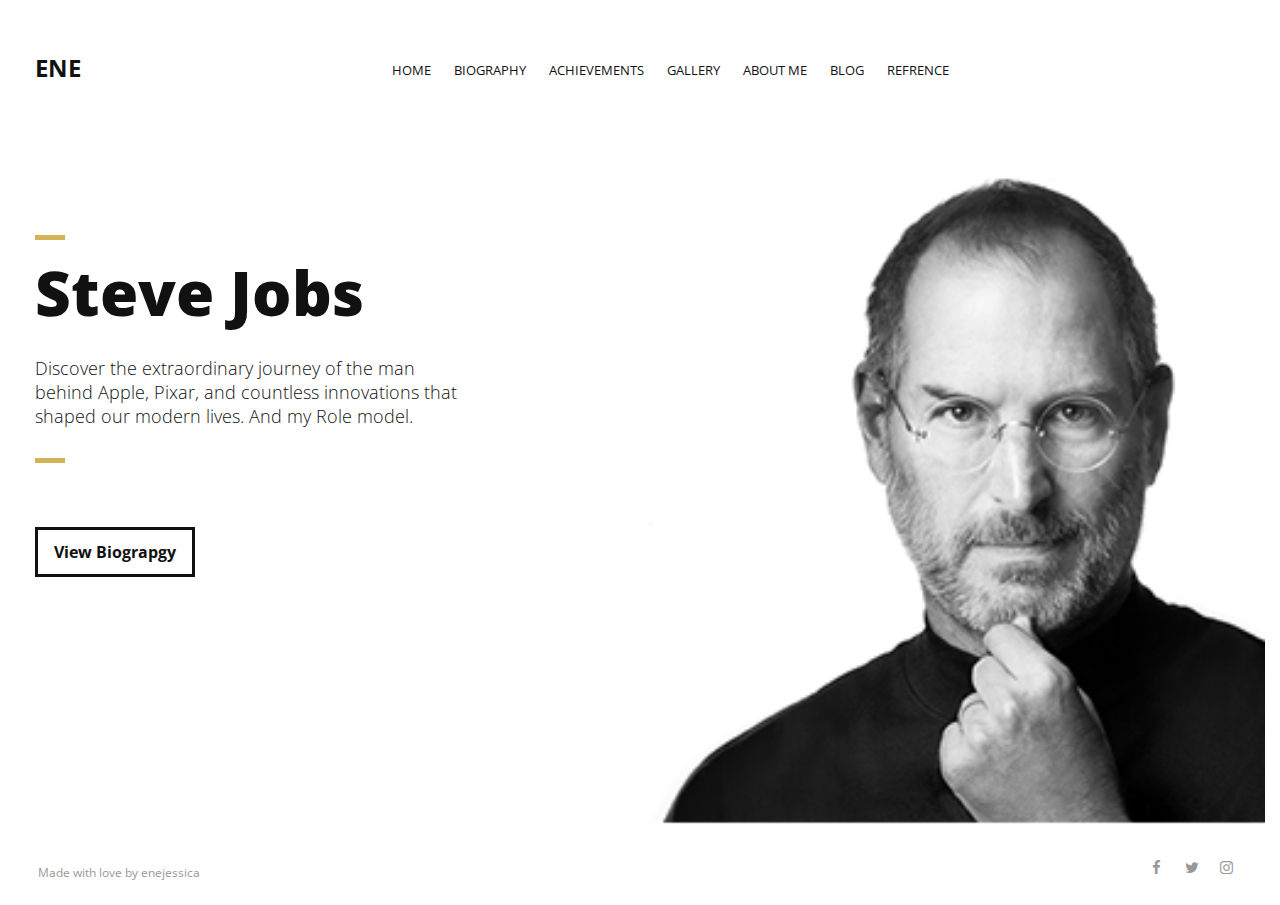
<file: index.html>
<!DOCTYPE html>
<html>
<head lang="en">
    <meta charset="UTF-8">

    <!--Page Title-->
    <title>Personal hero biography</title>

    <!--Meta Keywords and Description-->
    <meta name="keywords" content="stevejobs steve jobs biography enejessica">
    <meta name="description" content="a website showcasing the life of stevejobs as my personal hero and, his achievements and history">
    <meta name="viewport" content="width=device-width, initial-scale=1.0, user-scalable=no"/>

    <!--Favicon-->
    <link rel="shortcut icon" href="images/favicon.ico" title="Favicon"/>

    <!-- Main CSS Files -->
    <link rel="stylesheet" href="css/style.css">

    <!--  Color CSS -->
    <link rel="stylesheet" href="css/color.css">

    <!--Icon Fonts - Font Awesome Icons-->
    <link rel="stylesheet" href="css/font-awesome.min.css">


    <!--Google Webfonts-->
    <link href='https://fonts.googleapis.com/css?family=Open+Sans:400,300,600,700,800' rel='stylesheet' type='text/css'>
</head>
<body>



<div id="wrapper">

    <header id="banner" class="scrollto clearfix">
        <div id="header" class="nav-collapse">
            <div class=" clearfix">
                <div class="col-1">

                    <!--Logo-->
                    <div id="logo">

                        <!--Logo that is shown on the banner-->
                        <h2 style="font-weight: 700;font-size:24px;" id="banner-logo">ENE</h2>
                        <!--End of Banner Logo-->

                    </div>
                    <!--End of Logo-->

          

                    <!--Main Navigation-->
                    <nav id="nav-main">
                        <ul>
                            <li>
                                <a href="./index.html">Home</a>
                            </li>
                            <li>
                                <a href="./about.html">Biography</a>
                            </li>
                            <li>
                                <a href="./achievement.html">Achievements</a>
                            </li>
                            <li>
                                <a href="./gallery.html">Gallery</a>
                            </li>
                            <li>
                                <a href="./me.html">About me</a>
                            </li>
                            <li>
                                <a href="./blog.html">Blog</a>
                            </li>
                            <li>
                                <a href="./refrence.html">Refrence</a>
                            </li>
                        </ul>
                    </nav>
                    <!--End of Main Navigation-->

                    <div id="nav-trigger"><span></span></div>
                    <nav id="nav-mobile"></nav>

                </div>
            </div>
        </div><!--End of Header-->

        <!--Banner Content-->
        <div id="banner-content" class=" clearfix">

            <div class="col-38">

                <div class="section-heading">
                    <h1>Steve Jobs</h1>
                    <h2>Discover the extraordinary journey of the man behind Apple, Pixar, and countless innovations that shaped our modern lives. And my Role model.</h2>
                </div>

                <!--Call to Action-->
                <a href="./about.html" class="button">View Biograpgy</a>
                <!--End Call to Action-->

            </div>

        </div><!--End of Row-->
    </header>






</div>
    <!--Footer-->
    <footer id="landing-footer" class="">
        <div class="row ">

            <p id="copyright" class="col-2">Made with love by <a href="https://www.enejessica.com">enejessica</a></p>

            <!--Social Icons in Footer-->
            <ul class="col-2 social-icons">
                <li>
                    <a target="_blank" title="Facebook" href="https://www.facebook.com/enejessica">
                        <i class="fa fa-facebook fa-1x"></i><span>Facebook</span>
                    </a>
                </li>
               
                <li>
                    <a target="_blank" title="Twitter" href="http://www.twitter.com/enejessica">
                        <i class="fa fa-twitter fa-1x"></i><span>Twitter</span>
                    </a>
                </li>
                <li>
                    <a target="_blank" title="Instagram" href="http://www.instagram.com/enejessica">
                        <i class="fa fa-instagram fa-1x"></i><span>Instagram</span>
                    </a>
                </li>
              
            </ul>
            <!--End of Social Icons in Footer-->
        </div>
    </footer>
    <!--End of Footer-->
<!-- Include JavaScript resources -->

<script src="js/site.js"></script>


</body>
</html>
</file>
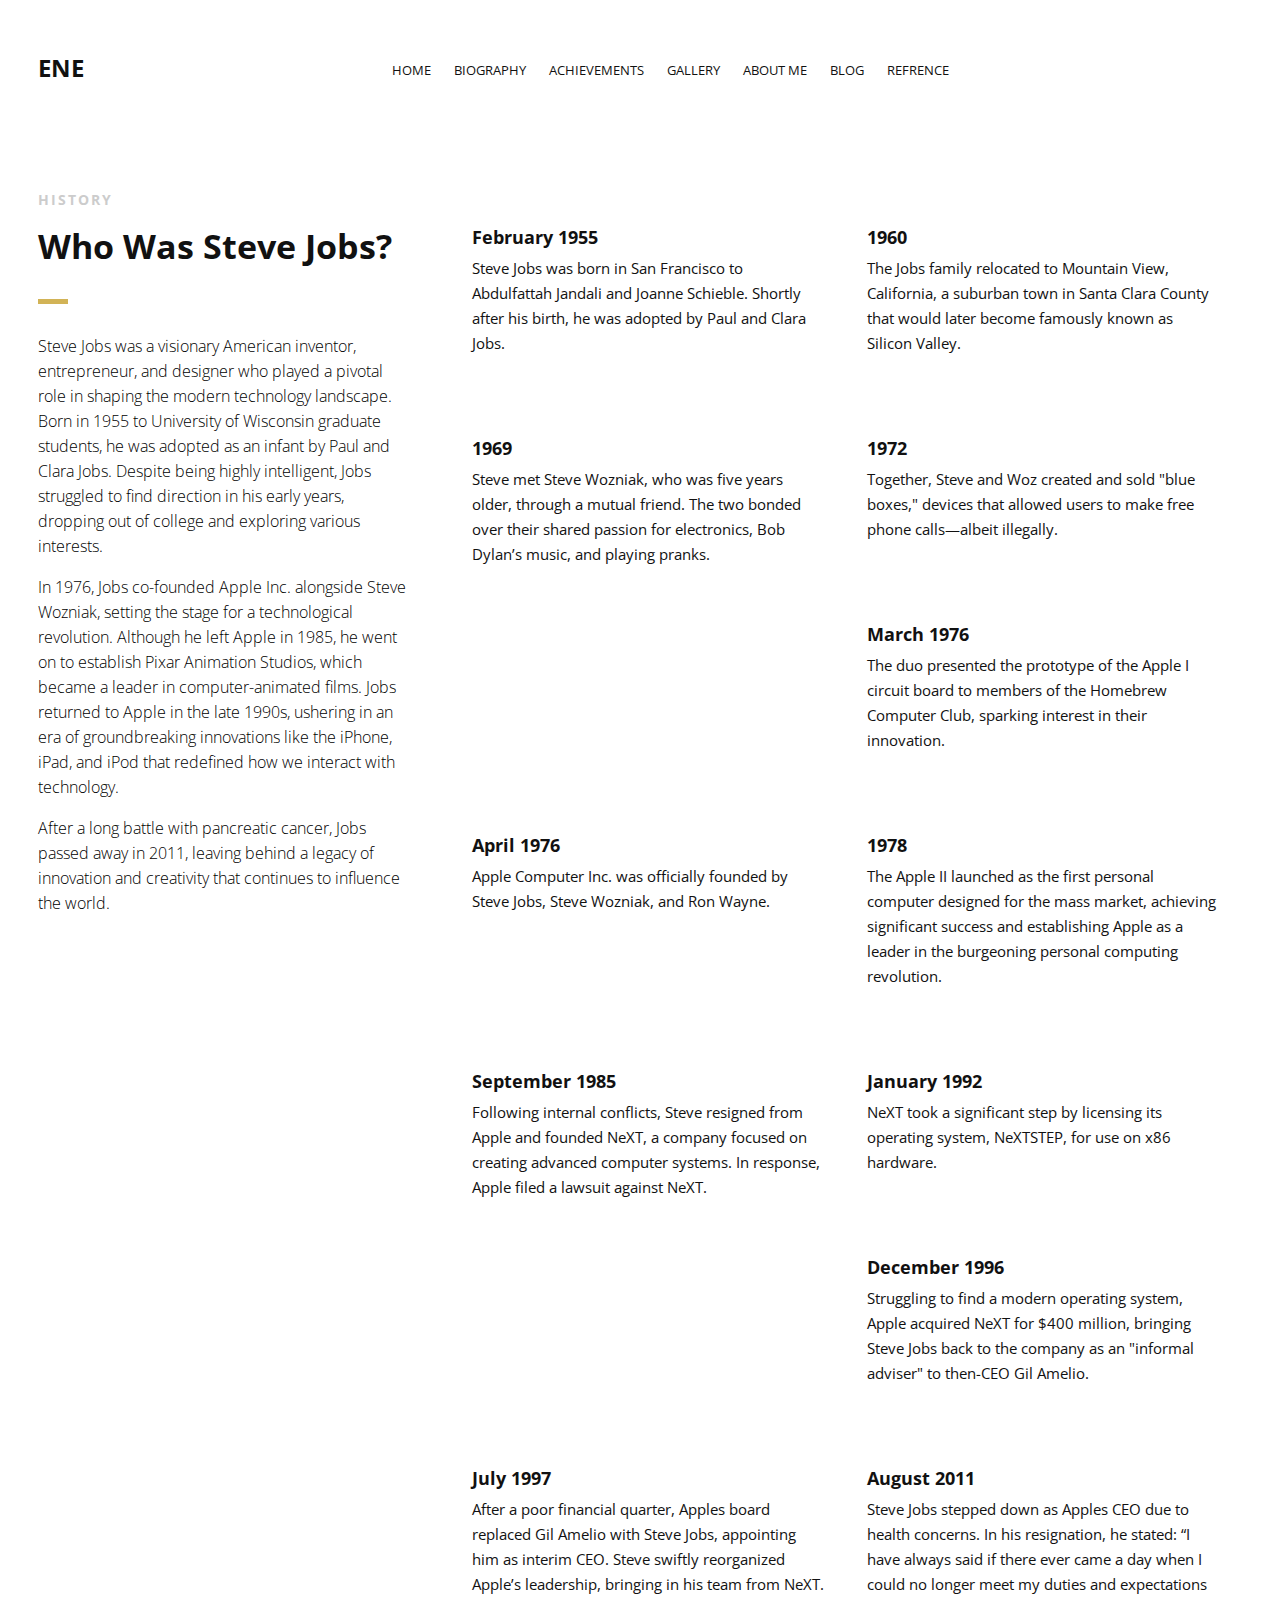
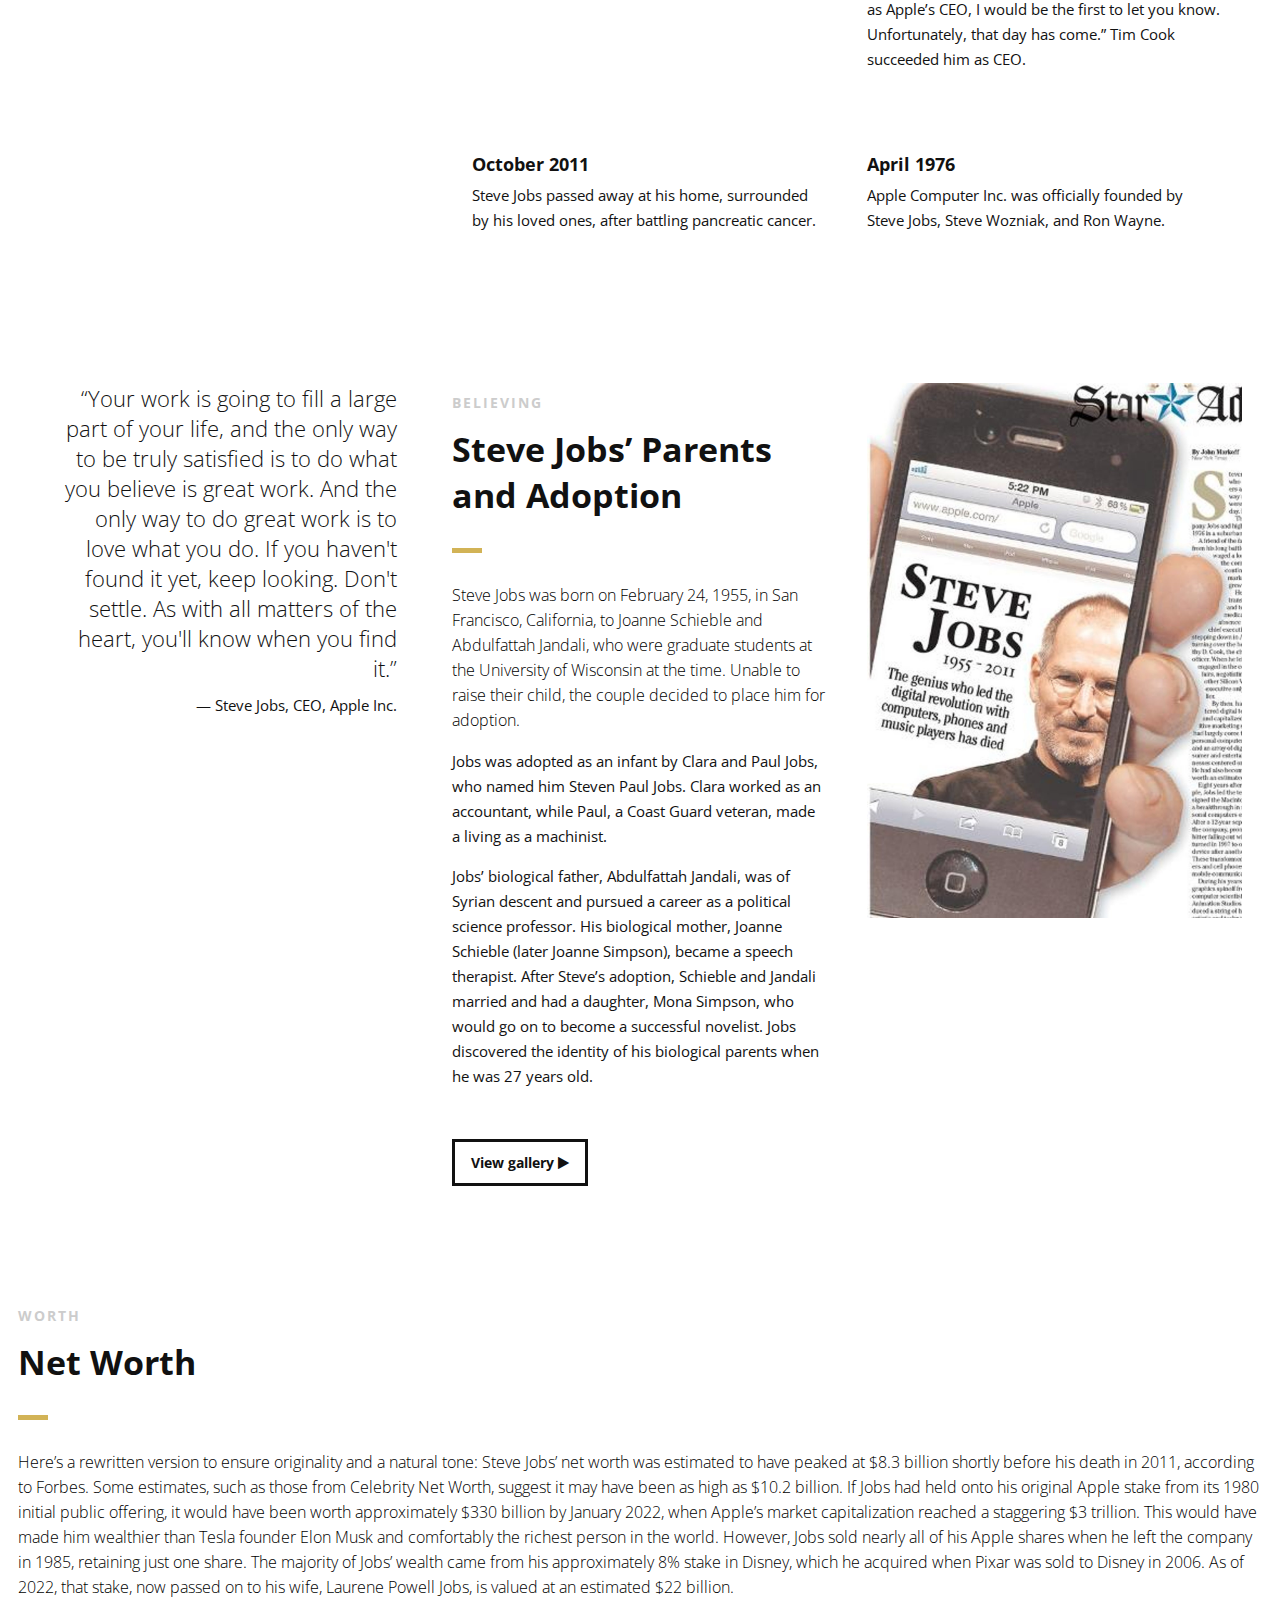
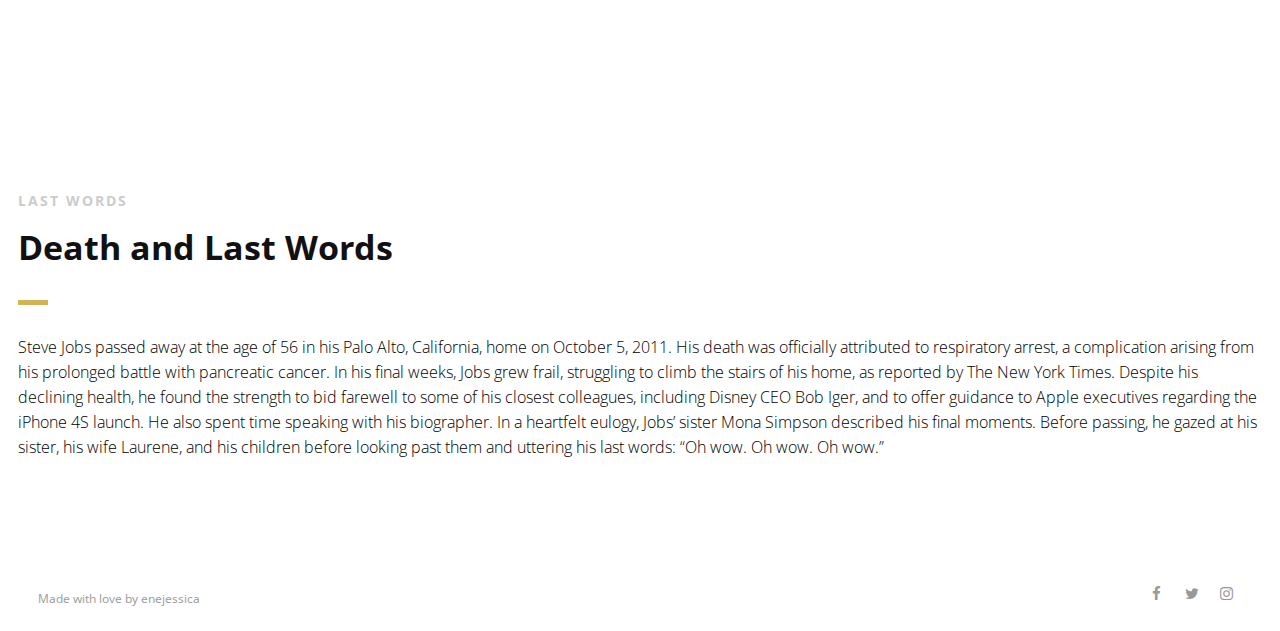
<file: about.html>
<!DOCTYPE html>
<html>
<head lang="en">
    <meta charset="UTF-8">

    <!--Page Title-->
    <title>Steve-jobs Bio</title>

    <!--Meta Keywords and Description-->
    <meta name="keywords" content="stevejobs steve jobs biography enejessica">
    <meta name="description" content="a website showcasing the life of stevejobs as my personal hero and, his achievements and history">
    <meta name="viewport" content="width=device-width, initial-scale=1.0, user-scalable=no"/>

    <!--Favicon-->
    <link rel="shortcut icon" href="images/favicon.ico" title="Favicon"/>

    <!-- Main CSS Files -->
    <link rel="stylesheet" href="css/style.css">

    <!--  Color CSS -->
    <link rel="stylesheet" href="css/color.css">

    <!--Icon Fonts - Font Awesome Icons-->
    <link rel="stylesheet" href="css/font-awesome.min.css">


    <!--Google Webfonts-->
    <link href='https://fonts.googleapis.com/css?family=Open+Sans:400,300,600,700,800' rel='stylesheet' type='text/css'>
</head>
<body>

<div id="wrapper">

    <header id="banner" class="scrollto " >
        <div id="header" class="nav-collapse">
            <div class="row ">
                <div class="col-1">

  <!--Logo-->
  <div id="logo">

    <h2 style="font-weight: 700;font-size:24px;" id="banner-logo">ENE</h2>
    <!--End of Banner Logo-->

</div>
<!--End of Logo-->

                    <!--Main Navigation-->
                    <nav id="nav-main">
                        <ul>
                            <li>
                                <a href="./index.html">Home</a>
                            </li>
                            <li>
                                <a href="./about.html">Biography</a>
                            </li>
                            <li>
                                <a href="./achievement.html">Achievements</a>
                            </li>
                            <li>
                                <a href="./gallery.html">Gallery</a>
                            </li>
                            <li>
                                <a href="./me.html">About me</a>
                            </li>
                            <li>
                                <a href="./blog.html">Blog</a>
                            </li>
                            <li>
                                <a href="./refrence.html">Refrence</a>
                            </li>
                        </ul>
                    </nav>
                    <!--End of Main Navigation-->

                    <div id="nav-trigger"><span></span></div>
                    <nav id="nav-mobile"></nav>

                </div>
            </div>
        </div><!--End of Header-->


    </header>

    <!--Main Content Area-->
    <main id="content">

        <!--Introduction-->
        <section id="about" class="introduction scrollto">

            <div class="row ">

                <div class="col-3">
                    <div class="section-heading">
                        <h3>HISTORY</h3>
                        <h2 class="section-title">Who Was Steve Jobs?</h2>
                        <p class="section-subtitle">Steve Jobs was a visionary American inventor, entrepreneur, and designer who played a pivotal role in shaping the modern technology landscape. Born in 1955 to University of Wisconsin graduate students, he was adopted as an infant by Paul and Clara Jobs. Despite being highly intelligent, Jobs struggled to find direction in his early years, dropping out of college and exploring various interests.</p>
                        <p class="section-subtitle">In 1976, Jobs co-founded Apple Inc. alongside Steve Wozniak, setting the stage for a technological revolution. Although he left Apple in 1985, he went on to establish Pixar Animation Studios, which became a leader in computer-animated films. Jobs returned to Apple in the late 1990s, ushering in an era of groundbreaking innovations like the iPhone, iPad, and iPod that redefined how we interact with technology.</p>
                        <p class="section-subtitle">After a long battle with pancreatic cancer, Jobs passed away in 2011, leaving behind a legacy of innovation and creativity that continues to influence the world.</p>
                    </div>

                </div>

                <div class="col-2-3">

                    <!--Icon Block-->
                    <div class="col-2 icon-block icon-top " >
                      
                        <div class="icon-block-description">
                            <h4>February 1955</h4>
                            <p>Steve Jobs was born in San Francisco to Abdulfattah Jandali and Joanne Schieble. Shortly after his birth, he was adopted by Paul and Clara Jobs.</p>
                        </div>
                    </div>
                    <!--End of Icon Block-->
                    <!--Icon Block-->
                    <div class="col-2 icon-block icon-top " >
                      
                        <div class="icon-block-description">
                            <h4>1960</h4>
                            <p>The Jobs family relocated to Mountain View, California, a suburban town in Santa Clara County that would later become famously known as Silicon Valley. 
                            </p>
                        </div>
                    </div>
                    <!--End of Icon Block-->
                    <!--Icon Block-->
                    <div class="col-2 icon-block icon-top " >
                      
                        <div class="icon-block-description">
                            <h4>1969</h4>
                            <p>
                                Steve met Steve Wozniak, who was five years older, through a mutual friend. The two bonded over their shared passion for electronics, Bob Dylan’s music, and playing pranks. </p>
                        </div>
                    </div>
                    <!--End of Icon Block-->
                    <!--Icon Block-->
                    <div class="col-2 icon-block icon-top " >
                      
                        <div class="icon-block-description">
                            <h4>1972</h4>
                            <p>
                                Together, Steve and Woz created and sold "blue boxes," devices that allowed users to make free phone calls—albeit illegally.
                            
                            
                            </p>
                        </div>
                    </div>
                    <!--End of Icon Block-->
                    <!--Icon Block-->
                    <div class="col-2 icon-block icon-top " >
                      
                        <div class="icon-block-description">
                            <h4>March 1976</h4>
                            <p>
                                The duo presented the prototype of the Apple I circuit board to members of the Homebrew Computer Club, sparking interest in their innovation.
                            
                            </p>
                        </div>
                    </div>
                    <!--End of Icon Block-->
                    <!--Icon Block-->
                    <div class="col-2 icon-block icon-top " >
                      
                        <div class="icon-block-description">
                            <h4>April 1976</h4>
                            <p>
                                Apple Computer Inc. was officially founded by Steve Jobs, Steve Wozniak, and Ron Wayne.
                            </p>
                        </div>
                    </div>
                    <!--End of Icon Block-->
                    <!--Icon Block-->
                    <div class="col-2 icon-block icon-top " >
                      
                        <div class="icon-block-description">
                            <h4>1978</h4>
                            <p>
                                The Apple II launched as the first personal computer designed for the mass market, achieving significant success and establishing Apple as a leader in the burgeoning personal computing revolution. </p>
                        </div>
                    </div>
                    <!--End of Icon Block-->
                    <!--Icon Block-->
                    <div class="col-2 icon-block icon-top " >
                      
                        <div class="icon-block-description">
                            <h4>September 1985</h4>
                            <p>
                                Following internal conflicts, Steve resigned from Apple and founded NeXT, a company focused on creating advanced computer systems. In response, Apple filed a lawsuit against NeXT. </p>
                        </div>
                    </div>
                    <!--End of Icon Block-->
                    <!--Icon Block-->
                    <div class="col-2 icon-block icon-top " >
                      
                        <div class="icon-block-description">
                            <h4>January 1992</h4>
                            <p>
                                NeXT took a significant step by licensing its operating system, NeXTSTEP, for use on x86 hardware. </p>
                        </div>
                    </div>
                    <!--End of Icon Block-->
                    <!--Icon Block-->
                    <div class="col-2 icon-block icon-top " >
                      
                        <div class="icon-block-description">
                            <h4>December 1996</h4>
                            <p>
                                Struggling to find a modern operating system, Apple acquired NeXT for $400 million, bringing Steve Jobs back to the company as an "informal adviser" to then-CEO Gil Amelio.  </p>
                        </div>
                    </div>
                    <!--End of Icon Block-->
                    <!--Icon Block-->
                    <div class="col-2 icon-block icon-top " >
                      
                        <div class="icon-block-description">
                            <h4>July 1997</h4>
                            <p>
                                After a poor financial quarter, Apples board replaced Gil Amelio with Steve Jobs, appointing him as interim CEO. Steve swiftly reorganized Apple’s leadership, bringing in his team from NeXT.   </p>
                        </div>
                    </div>
                    <!--End of Icon Block-->
                    <!--Icon Block-->
                    <div class="col-2 icon-block icon-top " >
                      
                        <div class="icon-block-description">
                            <h4>August 2011</h4>
                            <p>
                                Steve Jobs stepped down as Apples CEO due to health concerns. In his resignation, he stated: “I have always said if there ever came a day when I could no longer meet my duties and expectations as Apple’s CEO, I would be the first to let you know. Unfortunately, that day has come.” Tim Cook succeeded him as CEO.</p>
                        </div>
                    </div>
                    <!--End of Icon Block-->
                    <!--Icon Block-->
                    <div class="col-2 icon-block icon-top " >
                      
                        <div class="icon-block-description">
                            <h4>October 2011</h4>
                            <p>
                                Steve Jobs passed away at his home, surrounded by his loved ones, after battling pancreatic cancer.  </p>
                        </div>
                    </div>
                    <!--End of Icon Block-->
                    <!--Icon Block-->
                    <div class="col-2 icon-block icon-top " >
                      
                        <div class="icon-block-description">
                            <h4>April 1976</h4>
                            <p>
                                Apple Computer Inc. was officially founded by Steve Jobs, Steve Wozniak, and Ron Wayne.
                            </p>
                        </div>
                    </div>
                    <!--End of Icon Block-->

              

                </div>

            </div>


        </section>
        <!--End of Introduction-->


        <!--Content Section-->
        <div id="services" class="scrollto ">

            <div class="row no-padding-bottom ">


                <!--Content Left Side-->
                <div class="col-3">
                    <!--QOUTE-->
                    <blockquote class="qoute text-right bigtest">
                        <q>Your work is going to fill a large part of your life, and the only way to be truly satisfied is to do what you believe is great work. And the only way to do great work is to love what you do. If you haven't found it yet, keep looking. Don't settle. As with all matters of the heart, you'll know when you find it.</q>
                        <footer>— Steve Jobs, CEO, Apple Inc.</footer>
                    </blockquote>
                    <!-- End of QOUTE-->

                </div>
                <!--End Content Left Side-->

                <!--Content of the Right Side-->
                <div class="col-3">
                    <div class="section-heading">
                        <h3>BELIEVING</h3>
                        <h2 class="section-title">Steve Jobs’ Parents and Adoption</h2>
                        <p class="section-subtitle">
                            Steve Jobs was born on February 24, 1955, in San Francisco, California, to Joanne Schieble and Abdulfattah Jandali, who were graduate students at the University of Wisconsin at the time. Unable to raise their child, the couple decided to place him for adoption.
                        </p>
                    </div>
                    <p>
                        Jobs was adopted as an infant by Clara and Paul Jobs, who named him Steven Paul Jobs. Clara worked as an accountant, while Paul, a Coast Guard veteran, made a living as a machinist.
                    </p>
                    <p>
                        Jobs’ biological father, Abdulfattah Jandali, was of Syrian descent and pursued a career as a political science professor. His biological mother, Joanne Schieble (later Joanne Simpson), became a speech therapist. After Steve’s adoption, Schieble and Jandali married and had a daughter, Mona Simpson, who would go on to become a successful novelist. Jobs discovered the identity of his biological parents when he was 27 years old.
                    </p>
                    <a href="/gallery.html" class="button ">
                        View gallery <i class="fa fa-play" aria-hidden="true"></i>
                    </a>
                </div>
                <!--End Content Right Side-->

                <div class="col-3">
                    <img src="images/gallery-images/staradvertiser.jpg" alt="Dancer"/>
                </div>

            </div>


        </div>
        <!--End of Content Section-->


        <!--SECTION-->
        <section id="secholder" class="scrollto ">
            <div class="row ">

                <div class="">

                    <div class="section-heading">
                        <h3>WORTH</h3>
                        <h2 class="section-title">Net Worth</h2>
                        <p class="section-subtitle">
                            Here’s a rewritten version to ensure originality and a natural tone:
                            
                            Steve Jobs’ net worth was estimated to have peaked at $8.3 billion shortly before his death in 2011, according to Forbes. Some estimates, such as those from Celebrity Net Worth, suggest it may have been as high as $10.2 billion.
                            
                            If Jobs had held onto his original Apple stake from its 1980 initial public offering, it would have been worth approximately $330 billion by January 2022, when Apple’s market capitalization reached a staggering $3 trillion. This would have made him wealthier than Tesla founder Elon Musk and comfortably the richest person in the world. However, Jobs sold nearly all of his Apple shares when he left the company in 1985, retaining just one share.
                            
                            The majority of Jobs’ wealth came from his approximately 8% stake in Disney, which he acquired when Pixar was sold to Disney in 2006. As of 2022, that stake, now passed on to his wife, Laurene Powell Jobs, is valued at an estimated $22 billion.
                            
                            </p>
                    </div>

                </div>

            </div>
        </section>
        <!--End of SECTION-->

        <!--SECTION-->
        <section id="secholder" class="scrollto ">
            <div class="row ">

                <div class="">

                    <div class="section-heading">
                        <h3>LAST WORDS</h3>
                        <h2 class="section-title">Death and Last Words</h2>
                        <p class="section-subtitle">
                            Steve Jobs passed away at the age of 56 in his Palo Alto, California, home on October 5, 2011. His death was officially attributed to respiratory arrest, a complication arising from his prolonged battle with pancreatic cancer.

In his final weeks, Jobs grew frail, struggling to climb the stairs of his home, as reported by The New York Times. Despite his declining health, he found the strength to bid farewell to some of his closest colleagues, including Disney CEO Bob Iger, and to offer guidance to Apple executives regarding the iPhone 4S launch. He also spent time speaking with his biographer.

In a heartfelt eulogy, Jobs’ sister Mona Simpson described his final moments. Before passing, he gazed at his sister, his wife Laurene, and his children before looking past them and uttering his last words: “Oh wow. Oh wow. Oh wow.”</p>
                    </div>

                </div>

            </div>
        </section>
        <!--End of SECTION-->

  

    </main>
    <!--End Main Content Area-->


    <!--Footer-->
    <footer id="landing-footer" class="">
        <div class="row ">

            <p id="copyright" class="col-2">Made with love by <a href="https://www.enejessica.com">enejessica</a></p>

            <!--Social Icons in Footer-->
            <ul class="col-2 social-icons">
                <li>
                    <a target="_blank" title="Facebook" href="https://www.facebook.com/enejessica">
                        <i class="fa fa-facebook fa-1x"></i><span>Facebook</span>
                    </a>
                </li>
               
                <li>
                    <a target="_blank" title="Twitter" href="http://www.twitter.com/enejessica">
                        <i class="fa fa-twitter fa-1x"></i><span>Twitter</span>
                    </a>
                </li>
                <li>
                    <a target="_blank" title="Instagram" href="http://www.instagram.com/enejessica">
                        <i class="fa fa-instagram fa-1x"></i><span>Instagram</span>
                    </a>
                </li>
              
            </ul>
            <!--End of Social Icons in Footer-->
        </div>
    </footer>
    <!--End of Footer-->

</div>
<!-- Include JavaScript resources -->

<script src="js/site.js"></script>

</body>
</html>
</file>
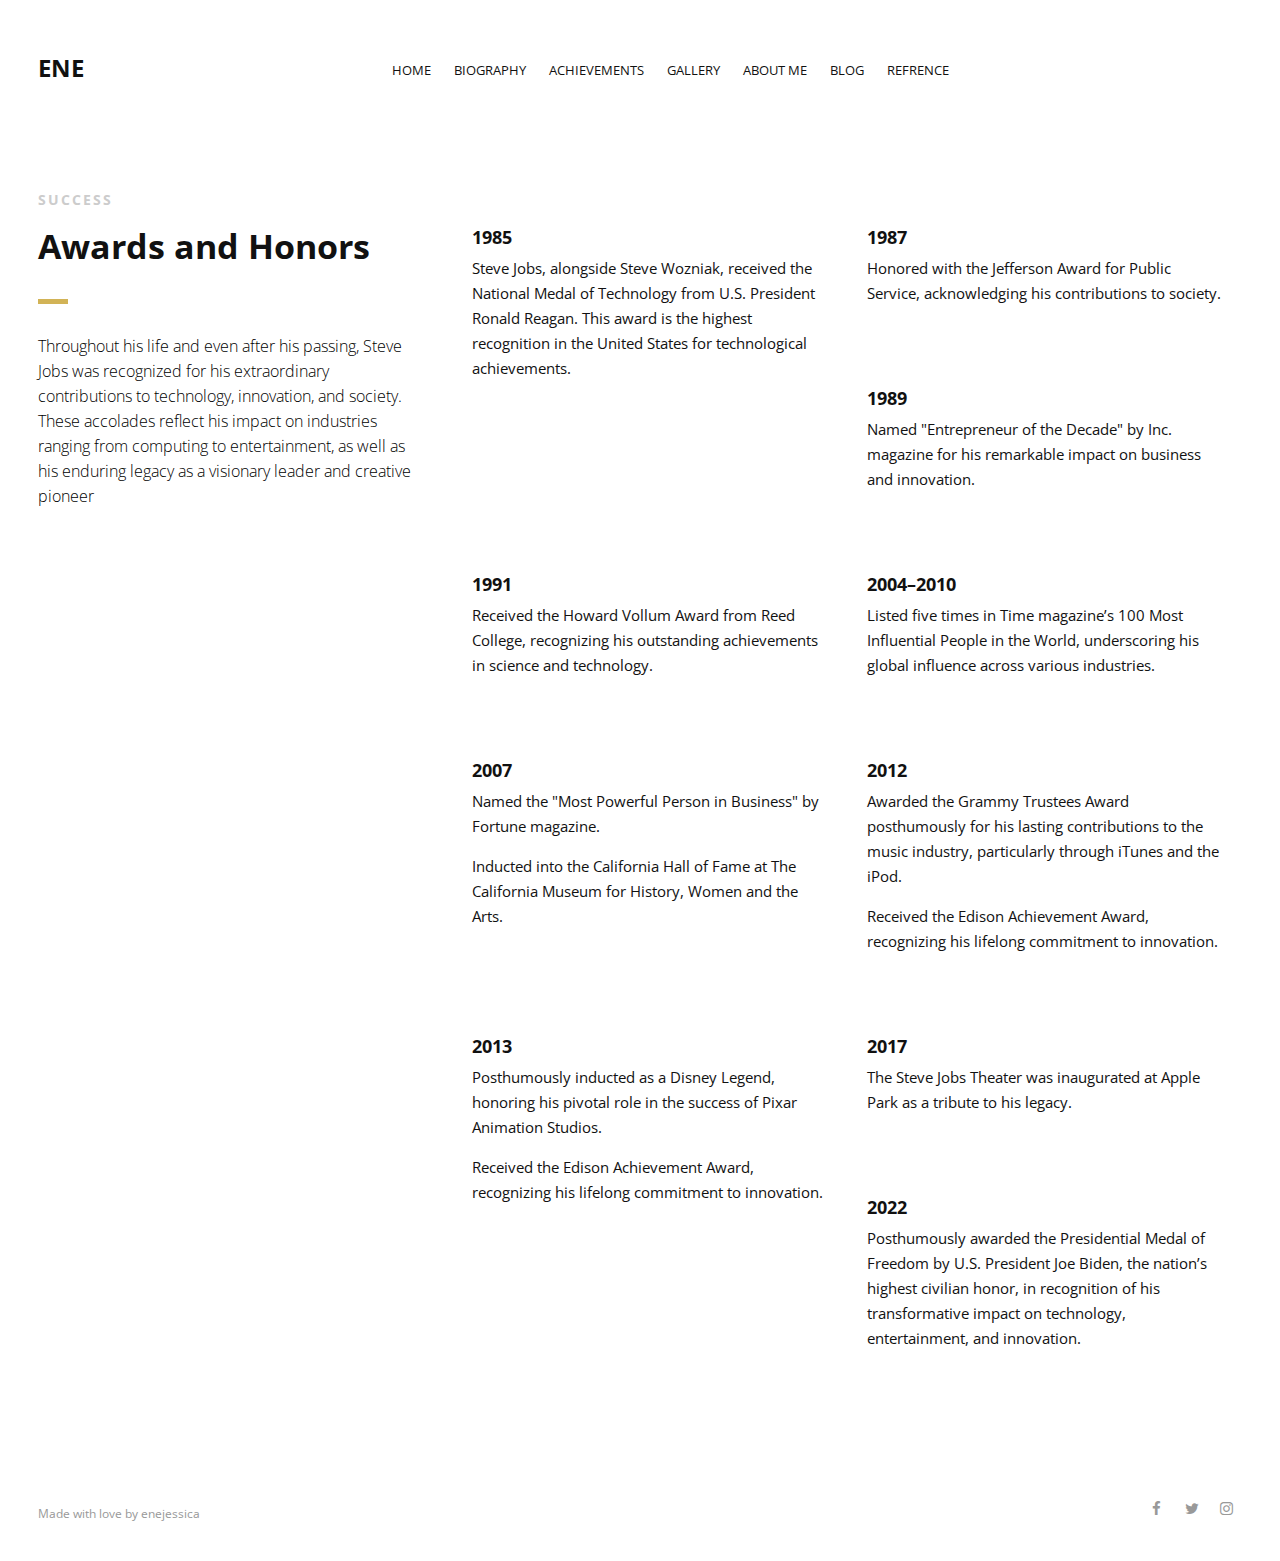
<file: achievement.html>
<!DOCTYPE html>
<html>
<head lang="en">
    <meta charset="UTF-8">

    <!--Page Title-->
    <title>Steve-jobs Bio</title>

    <!--Meta Keywords and Description-->
    <meta name="keywords" content="stevejobs steve jobs biography enejessica">
    <meta name="description" content="a website showcasing the life of stevejobs as my personal hero and, his achievements and history">
    <meta name="viewport" content="width=device-width, initial-scale=1.0, user-scalable=no"/>

    <!--Favicon-->
    <link rel="shortcut icon" href="images/favicon.ico" title="Favicon"/>

    <!-- Main CSS Files -->
    <link rel="stylesheet" href="css/style.css">

    <!--  Color CSS -->
    <link rel="stylesheet" href="css/color.css">

    <!--Icon Fonts - Font Awesome Icons-->
    <link rel="stylesheet" href="css/font-awesome.min.css">


    <!--Google Webfonts-->
    <link href='https://fonts.googleapis.com/css?family=Open+Sans:400,300,600,700,800' rel='stylesheet' type='text/css'>
</head>
<body>

<div id="wrapper">

    <header id="banner" class="scrollto clearfix" data-enllax-ratio=".5">
        <div id="header" class="nav-collapse">
            <div class="row clearfix">
                <div class="col-1">

  <!--Logo-->
  <div id="logo">

    <!--Logo that is shown on the banner-->
    <!-- <img src="images/logo.png" id="banner-logo" alt="Landing Page"/> -->
    <h2 style="font-weight: 700;font-size:24px;" id="banner-logo">ENE</h2>
    <!--End of Banner Logo-->

    <!--The Logo that is shown on the sticky Navigation Bar-->
    <!-- <img src="images/logo-2.png" alt="Landing Page"/> -->
    <!-- <h2 style="font-weight: 700;font-size:24px;" id="navigation-logo" >ENE</h2> -->
    <!--End of Navigation Logo-->

</div>
<!--End of Logo-->

                    <!--Main Navigation-->
                    <nav id="nav-main">
                        <ul>
                            <li>
                                <a href="./index.html">Home</a>
                            </li>
                            <li>
                                <a href="./about.html">Biography</a>
                            </li>
                            <li>
                                <a href="./achievement.html">Achievements</a>
                            </li>
                            <li>
                                <a href="./gallery.html">Gallery</a>
                            </li>
                            <li>
                                <a href="./me.html">About me</a>
                            </li>
                            <li>
                                <a href="./blog.html">Blog</a>
                            </li>
                            <li>
                                <a href="./refrence.html">Refrence</a>
                            </li>
                        </ul>
                    </nav>
                    <!--End of Main Navigation-->

                    <div id="nav-trigger"><span></span></div>
                    <nav id="nav-mobile"></nav>

                </div>
            </div>
        </div><!--End of Header-->


    </header>

    <!--Main Content Area-->
    <main id="content">

        <!--Introduction-->
        <section id="about" class="introduction scrollto">

            <div class="row clearfix">

                <div class="col-3">
                    <div class="section-heading">
                        <h3>SUCCESS</h3>
                        <h2 class="section-title">
                            Awards and Honors</h2>
                        <p class="section-subtitle">Throughout his life and even after his passing, Steve Jobs was recognized for his extraordinary contributions to technology, innovation, and society. These accolades reflect his impact on industries ranging from computing to entertainment, as well as his enduring legacy as a visionary leader and creative pioneer</p>
                    </div>

                </div>

                <div class="col-2-3">

                    <!--Icon Block-->
                    <div class="col-2 icon-block icon-top " >
                      
                        <div class="icon-block-description">
                            <h4>1985</h4>
                            <p>
                                Steve Jobs, alongside Steve Wozniak, received the National Medal of Technology from U.S. President Ronald Reagan. This award is the highest recognition in the United States for technological achievements.
                                
                            </p>
                        </div>
                    </div>
                    <!--End of Icon Block-->
                    <!--Icon Block-->
                    <div class="col-2 icon-block icon-top " >
                      
                        <div class="icon-block-description">
                            <h4>1987</h4>
                            <p>
                                Honored with the Jefferson Award for Public Service, acknowledging his contributions to society.
                            </p>
                        </div>
                    </div>
                    <!--End of Icon Block-->
                    <!--Icon Block-->
                    <div class="col-2 icon-block icon-top " >
                      
                        <div class="icon-block-description">
                            <h4>1989</h4>
                            <p>
                                Named "Entrepreneur of the Decade" by Inc. magazine for his remarkable impact on business and innovation.
                            </p>
                        </div>
                    </div>
                    <!--End of Icon Block-->
                    <div class="col-2 icon-block icon-top " >
                        <!--Icon-->
                        <div class="icon">
                        </div>
                         <!--Icon Block Description-->
                        <div class="icon-block-description">
                            <h4>1991</h4>
                            <p>
                                Received the Howard Vollum Award from Reed College, recognizing his outstanding achievements in science and technology.</p>
                        </div>
                    </div>
                    <!--End of Icon Block-->
                    <div class="col-2 icon-block icon-top " >
                        <!--Icon-->
                        <div class="icon">
                        </div>
                         <!--Icon Block Description-->
                        <div class="icon-block-description">
                            <h4>2004–2010</h4>
                            <p>
                                Listed five times in Time magazine’s 100 Most Influential People in the World, underscoring his global influence across various industries.</p>
                        </div>
                    </div>
                    <!--End of Icon Block-->
                    <div class="col-2 icon-block icon-top " >
                        <!--Icon-->
                        <div class="icon">
                        </div><!--Icon Block Description-->
                        <div class="icon-block-description">
                            <h4>2007</h4>
                            <p>
                                Named the "Most Powerful Person in Business" by Fortune magazine. </p>
                            <p>
                                Inducted into the California Hall of Fame at The California Museum for History, Women and the Arts. </p>
                        </div>
                    </div>
                    <!--End of Icon Block-->
                    <div class="col-2 icon-block icon-top " >
                        <!--Icon-->
                        <div class="icon">
                        </div>
                         <!--Icon Block Description-->
                        <div class="icon-block-description">
                            <h4>2012</h4>
                            <p>
                            
                                Awarded the Grammy Trustees Award posthumously for his lasting contributions to the music industry, particularly through iTunes and the iPod.
                             </p>
                            <p>
                            
                                Received the Edison Achievement Award, recognizing his lifelong commitment to innovation.
                            </p>
                        </div>
                    </div>
                    <div class="col-2 icon-block icon-top " >
                        <!--Icon-->
                        <div class="icon">
                        </div>
                         <!--Icon Block Description-->
                        <div class="icon-block-description">
                            <h4>2013</h4>
                            <p>
                                Posthumously inducted as a Disney Legend, honoring his pivotal role in the success of Pixar Animation Studios. </p>
                            <p>
                            
                                Received the Edison Achievement Award, recognizing his lifelong commitment to innovation.
                            </p>
                        </div>
                    </div>
                    <!--End of Icon Block-->
                    <div class="col-2 icon-block icon-top " >
                        <!--Icon-->
                        <div class="icon">
                        </div>
                         <!--Icon Block Description-->
                        <div class="icon-block-description">
                            <h4>2017</h4>
                            <p>
                                The Steve Jobs Theater was inaugurated at Apple Park as a tribute to his legacy. </p>
                        </div>
                    </div>
                    <!--End of Icon Block-->
                    <div class="col-2 icon-block icon-top " >
                        <!--Icon-->
                        <div class="icon">
                        </div>
                         <!--Icon Block Description-->
                        <div class="icon-block-description">
                            <h4>2022</h4>
                            <p>
                                Posthumously awarded the Presidential Medal of Freedom by U.S. President Joe Biden, the nation’s highest civilian honor, in recognition of his transformative impact on technology, entertainment, and innovation.  </p>
                        </div>
                    </div>
                    <!--End of Icon Block-->
                

              

                </div>

            </div>


        </section>
        <!--End of Introduction-->

    </main>
    <!--End Main Content Area-->


    <!--Footer-->
    <footer id="landing-footer" class="clearfix">
        <div class="row clearfix">

            <p id="copyright" class="col-2">Made with love by <a href="https://www.enejessica.com">enejessica</a></p>

            <!--Social Icons in Footer-->
            <ul class="col-2 social-icons">
                <li>
                    <a target="_blank" title="Facebook" href="https://www.facebook.com/enejessica">
                        <i class="fa fa-facebook fa-1x"></i><span>Facebook</span>
                    </a>
                </li>
               
                <li>
                    <a target="_blank" title="Twitter" href="http://www.twitter.com/enejessica">
                        <i class="fa fa-twitter fa-1x"></i><span>Twitter</span>
                    </a>
                </li>
                <li>
                    <a target="_blank" title="Instagram" href="http://www.instagram.com/enejessica">
                        <i class="fa fa-instagram fa-1x"></i><span>Instagram</span>
                    </a>
                </li>
              
            </ul>
            <!--End of Social Icons in Footer-->
        </div>
    </footer>
    <!--End of Footer-->

</div>
<!-- Include JavaScript resources -->

<script src="js/site.js"></script>

</body>
</html>
</file>
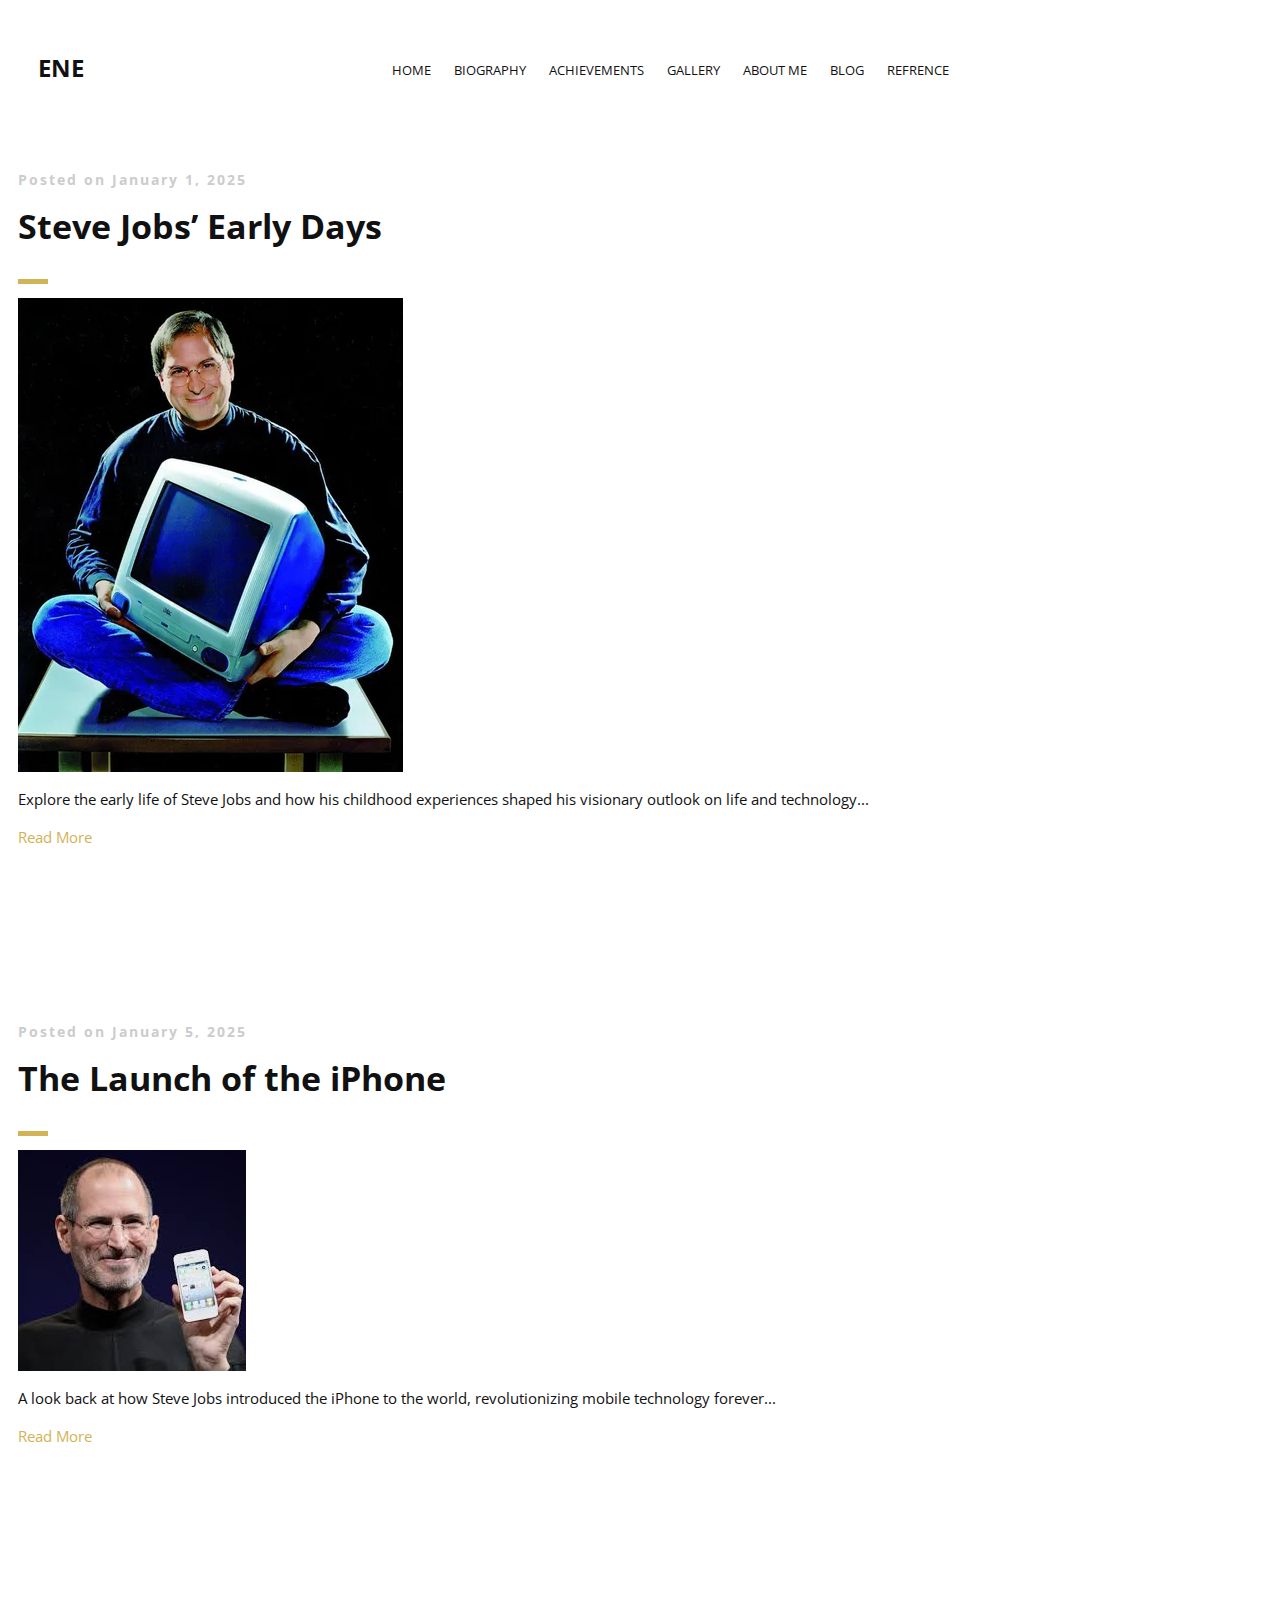
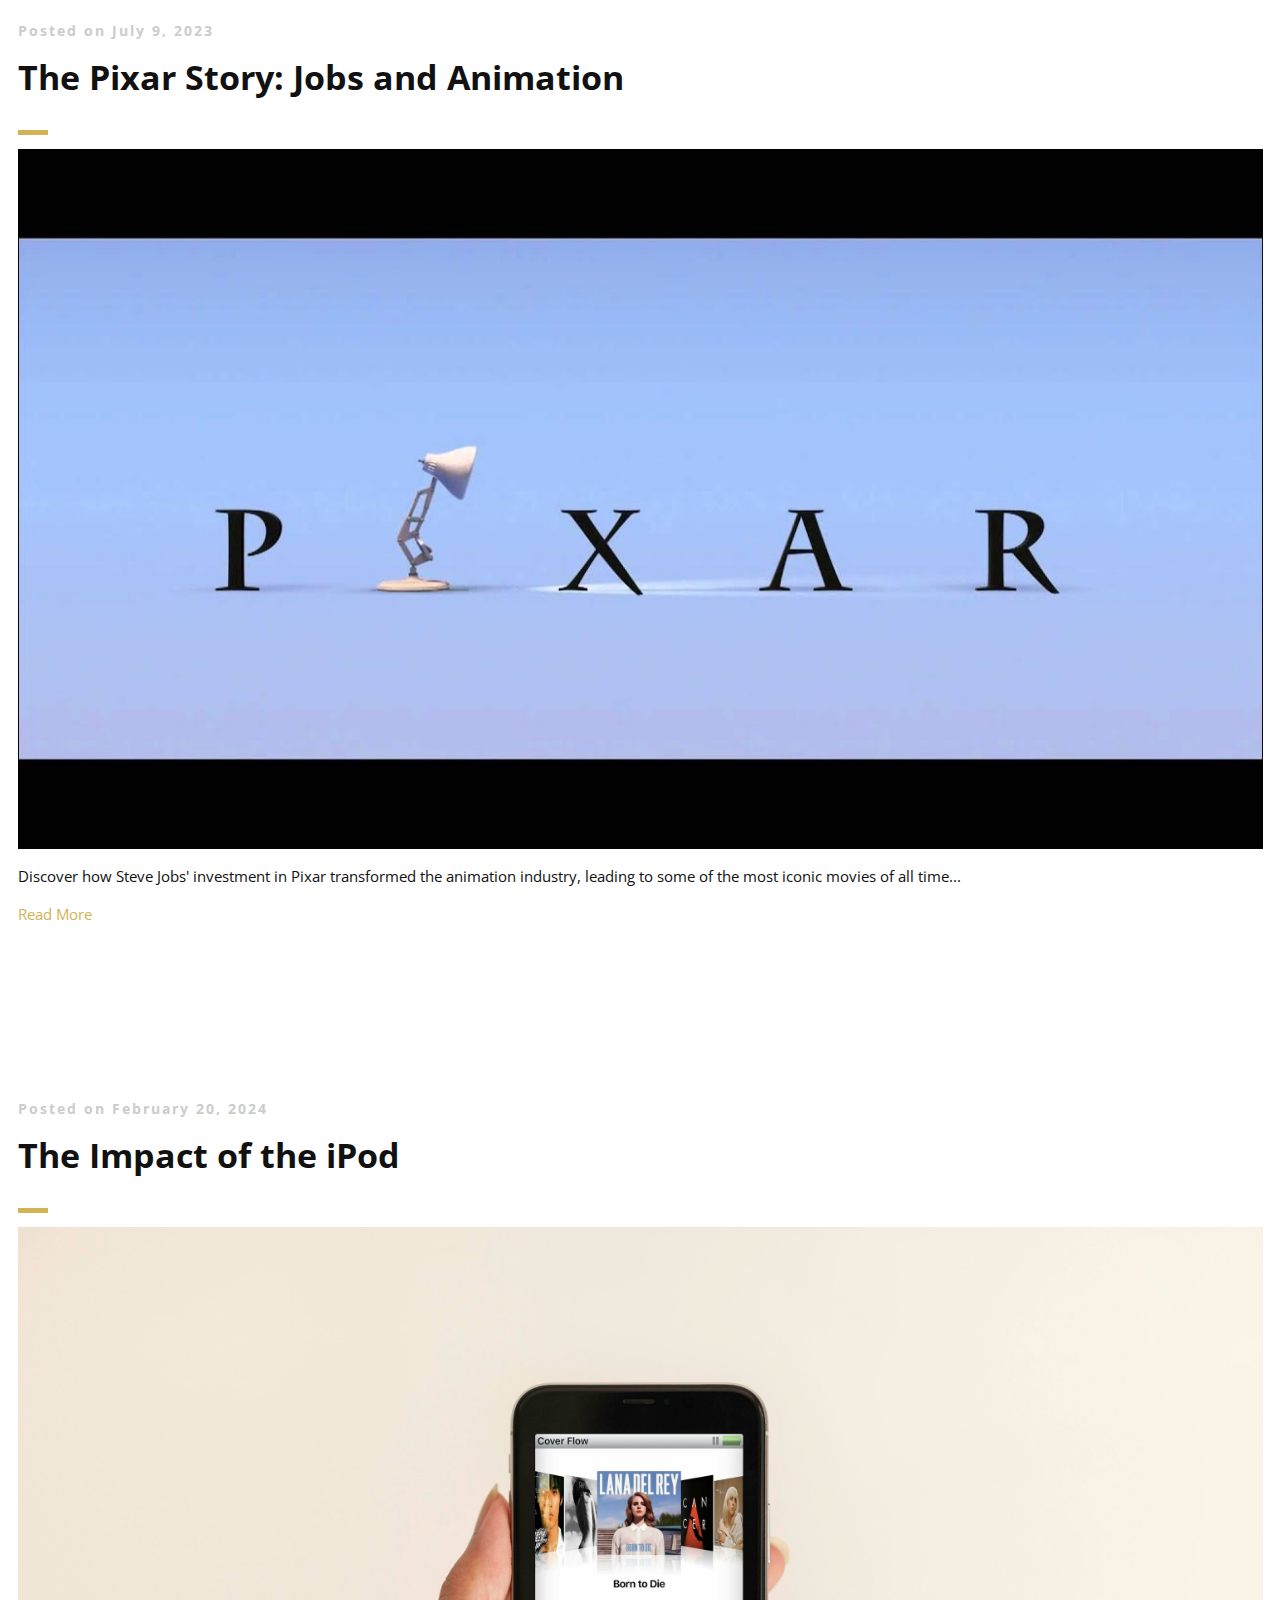
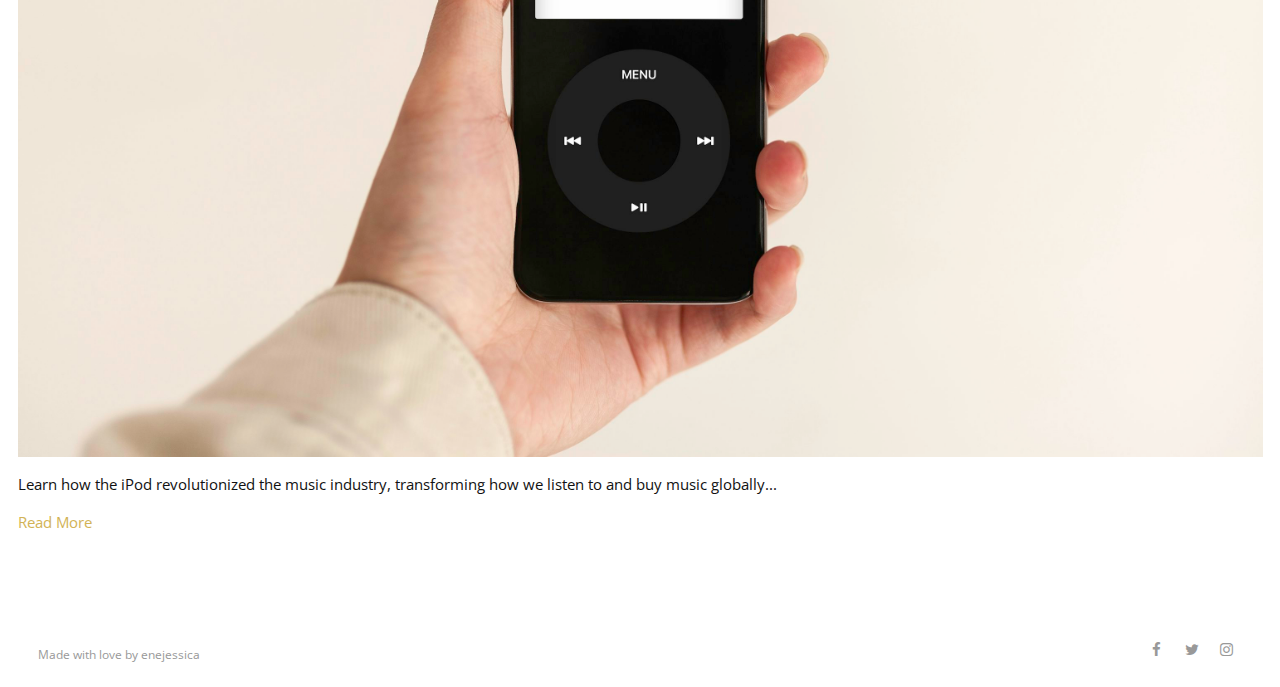
<file: blog.html>
<!DOCTYPE html>
<html>
<head lang="en">
    <meta charset="UTF-8">

    <!--Page Title-->
    <title>Steve-jobs Bio</title>

    <!--Meta Keywords and Description-->
    <meta name="keywords" content="stevejobs steve jobs biography enejessica">
    <meta name="description" content="a website showcasing the life of stevejobs as my personal hero and, his achievements and history">
    <meta name="viewport" content="width=device-width, initial-scale=1.0, user-scalable=no"/>

    <!--Favicon-->
    <link rel="shortcut icon" href="images/favicon.ico" title="Favicon"/>

    <!-- Main CSS Files -->
    <link rel="stylesheet" href="css/style.css">

    <!--  Color CSS -->
    <link rel="stylesheet" href="css/color.css">

    <!--Icon Fonts - Font Awesome Icons-->
    <link rel="stylesheet" href="css/font-awesome.min.css">


    <!--Google Webfonts-->
    <link href='https://fonts.googleapis.com/css?family=Open+Sans:400,300,600,700,800' rel='stylesheet' type='text/css'>
</head>
<body>

<div id="wrapper">

    <header id="banner" class="scrollto " >
        <div id="header" class="nav-collapse">
            <div class="row ">
                <div class="col-1">

  <!--Logo-->
  <div id="logo">

    <h2 style="font-weight: 700;font-size:24px;" id="banner-logo">ENE</h2>
    <!--End of Banner Logo-->

</div>
<!--End of Logo-->

                    <!--Main Navigation-->
                    <nav id="nav-main">
                        <ul>
                            <li>
                                <a href="./index.html">Home</a>
                            </li>
                            <li>
                                <a href="./about.html">Biography</a>
                            </li>
                            <li>
                                <a href="./achievement.html">Achievements</a>
                            </li>
                            <li>
                                <a href="./gallery.html">Gallery</a>
                            </li>
                            <li>
                                <a href="./me.html">About me</a>
                            </li>
                            <li>
                                <a href="./blog.html">Blog</a>
                            </li>
                            <li>
                                <a href="./refrence.html">Refrence</a>
                            </li>
                        </ul>
                    </nav>
                    <!--End of Main Navigation-->

                    <div id="nav-trigger"><span></span></div>
                    <nav id="nav-mobile"></nav>

                </div>
            </div>
        </div><!--End of Header-->


    </header>

    <!--Main Content Area-->
    <main id="content">

                  <!--SECTION-->
        <section id="secholder" class="scrollto ">
            <div class="row ">

                <div class="">

                    <div class="section-heading">
                        <h3>Posted on January 1, 2025</h3>
                        <h2 class="section-title">Steve Jobs’ Early Days</h2>
              <img src="./images/gallery-images/15.jpg" alt="Steve Jobs as a child">

                        <p>Explore the early life of Steve Jobs and how his childhood experiences shaped his visionary outlook on life and technology...</p>
                        <a target="_blank" href="https://jameswilliamawad.home.blog/2021/02/25/the-early-life-of-steve-jobs/">Read More</a>
                    </div>

                </div>

            </div>
        </section>
        <!--End of SECTION-->
                  <!--SECTION-->
        <section id="secholder" class="scrollto ">
            <div class="row ">

                <div class="">

                    <div class="section-heading">
                        <h3>Posted on January 5, 2025</h3>
                        <h2 class="section-title">The Launch of the iPhone</h2>
                        <img src="./images/gallery-images/12.jpg" alt="Steve Jobs unveiling the iPhone">
                        <p>A look back at how Steve Jobs introduced the iPhone to the world, revolutionizing mobile technology forever...</p>
                        <a target="_blank" href="https://www.theapplepost.com/2022/01/09/53425/iphone-turns-15-a-look-back-on-the-launch-of-the-very-first-iphone/">Read More</a>
                    </div>

                </div>

            </div>
        </section>
        <!--End of SECTION-->

         <!--SECTION-->
<section id="secholder" class="scrollto ">
    <div class="row ">
        <div class="">
            <div class="section-heading">
                <h3>Posted on July 9, 2023</h3>
                <h2 class="section-title">The Pixar Story: Jobs and Animation</h2>
                <img src="./images/gallery-images/pixar.jpg" alt="Pixar Studios logo">
                <p>Discover how Steve Jobs' investment in Pixar transformed the animation industry, leading to some of the most iconic movies of all time...</p>
                <a target="_blank" href="https://slidebean.com/story/steve-jobs-pixar-animation-history">Read More</a>
            </div>
        </div>
    </div>
</section>
<!--End of SECTION-->
<!--SECTION-->
<section id="secholder" class="scrollto ">
    <div class="row ">
        <div class="">
            <div class="section-heading">
                <h3>Posted on February 20, 2024</h3>
                <h2 class="section-title">The Impact of the iPod</h2>
                <img src="./images/gallery-images/ipod.jpg" alt="Steve Jobs holding the first iPod">
                <p>Learn how the iPod revolutionized the music industry, transforming how we listen to and buy music globally...</p>
                <a target="_blank" href="https://www.futureplatforms.com/blog/death-of-the-ipod-and-why-its-legacy-lives-on">Read More</a>
            </div>
        </div>
    </div>
</section>
<!--End of SECTION-->

          

    </main>
    <!--End Main Content Area-->


    <!--Footer-->
    <footer id="landing-footer" class="">
        <div class="row ">

            <p id="copyright" class="col-2">Made with love by <a href="https://www.enejessica.com">enejessica</a></p>

            <!--Social Icons in Footer-->
            <ul class="col-2 social-icons">
                <li>
                    <a target="_blank" title="Facebook" href="https://www.facebook.com/enejessica">
                        <i class="fa fa-facebook fa-1x"></i><span>Facebook</span>
                    </a>
                </li>
               
                <li>
                    <a target="_blank" title="Twitter" href="http://www.twitter.com/enejessica">
                        <i class="fa fa-twitter fa-1x"></i><span>Twitter</span>
                    </a>
                </li>
                <li>
                    <a target="_blank" title="Instagram" href="http://www.instagram.com/enejessica">
                        <i class="fa fa-instagram fa-1x"></i><span>Instagram</span>
                    </a>
                </li>
              
            </ul>
            <!--End of Social Icons in Footer-->
        </div>
    </footer>
    <!--End of Footer-->

</div>
<!-- Include JavaScript resources -->

<script src="js/site.js"></script>

</body>
</html>
</file>
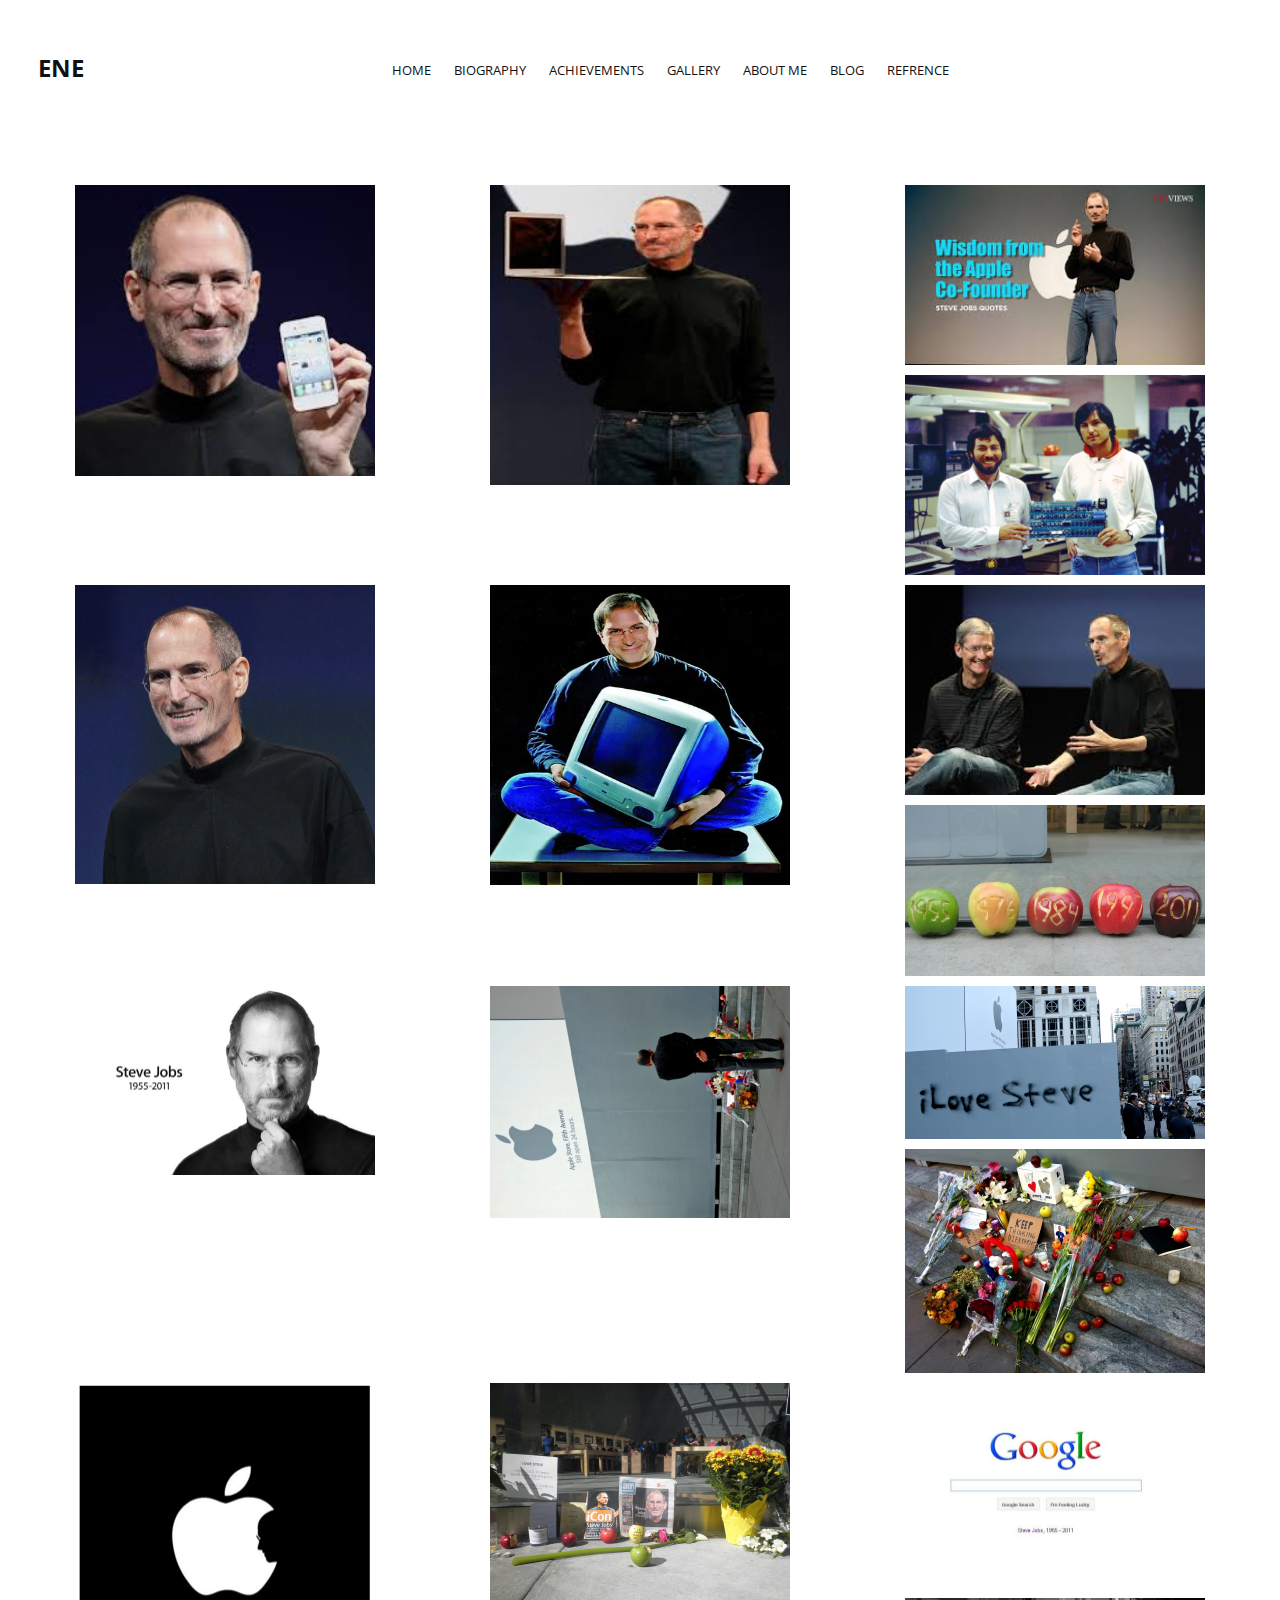
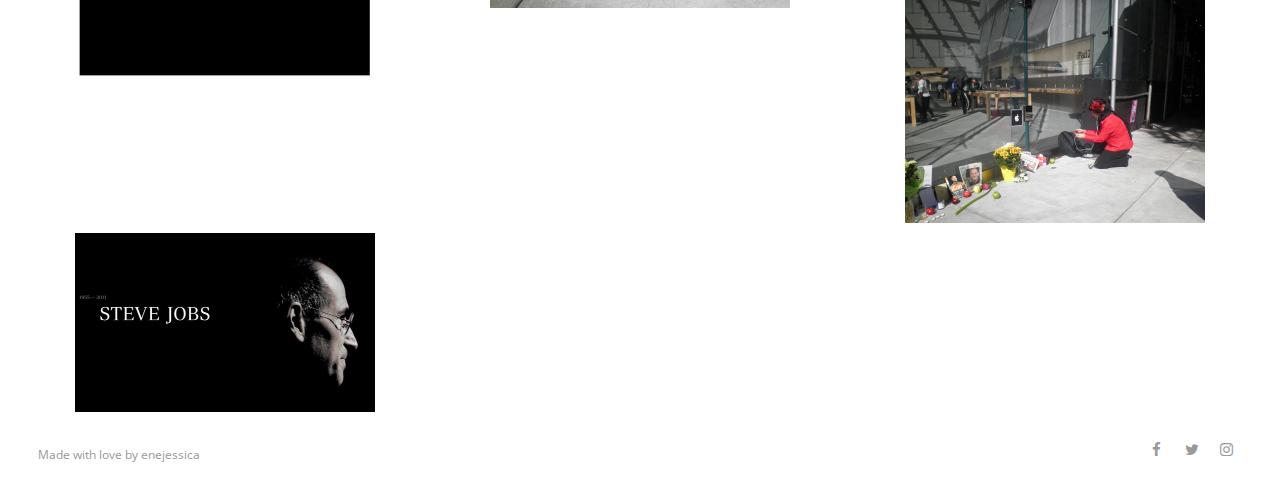
<file: gallery.html>
<!DOCTYPE html>
<html>
<head lang="en">
    <meta charset="UTF-8">

    <!--Page Title-->
    <title>Steve-jobs Bio</title>

    <!--Meta Keywords and Description-->
    <meta name="keywords" content="stevejobs steve jobs biography enejessica">
    <meta name="description" content="a website showcasing the life of stevejobs as my personal hero and, his achievements and history">
    <meta name="viewport" content="width=device-width, initial-scale=1.0, user-scalable=no"/>

    <!--Favicon-->
    <link rel="shortcut icon" href="images/favicon.ico" title="Favicon"/>

    <!-- Main CSS Files -->
    <link rel="stylesheet" href="css/style.css">

    <!--  Color CSS -->
    <link rel="stylesheet" href="css/color.css">

    <!--Icon Fonts - Font Awesome Icons-->
    <link rel="stylesheet" href="css/font-awesome.min.css">


    <!--Google Webfonts-->
    <link href='https://fonts.googleapis.com/css?family=Open+Sans:400,300,600,700,800' rel='stylesheet' type='text/css'>
</head>
<body>




<div id="wrapper">

    <header id="banner" class="scrollto " >
        <div id="header" class="nav-collapse">
            <div class="row ">
                <div class="col-1">

  <!--Logo-->
  <div id="logo">

    <!--Logo that is shown on the banner-->
    <!-- <img src="images/logo.png" id="banner-logo" alt="Landing Page"/> -->
    <h2 style="font-weight: 700;font-size:24px;" id="banner-logo">ENE</h2>
    <!--End of Banner Logo-->

    <!--The Logo that is shown on the sticky Navigation Bar-->
    <!-- <img src="images/logo-2.png" alt="Landing Page"/> -->
    <!-- <h2 style="font-weight: 700;font-size:24px;" id="navigation-logo" >ENE</h2> -->
    <!--End of Navigation Logo-->

</div>
<!--End of Logo-->

                    <!--Main Navigation-->
                    <nav id="nav-main">
                        <ul>
                            <li>
                                <a href="./index.html">Home</a>
                            </li>
                            <li>
                                <a href="./about.html">Biography</a>
                            </li>
                            <li>
                                <a href="./achievement.html">Achievements</a>
                            </li>
                            <li>
                                <a href="./gallery.html">Gallery</a>
                            </li>
                            <li>
                                <a href="./me.html">About me</a>
                            </li>
                            <li>
                                <a href="./blog.html">Blog</a>
                            </li>
                            <li>
                                <a href="./refrence.html">Refrence</a>
                            </li>
                        </ul>
                    </nav>
                    <!--End of Main Navigation-->

                    <div id="nav-trigger"><span></span></div>
                    <nav id="nav-mobile"></nav>

                </div>
            </div>
        </div><!--End of Header-->


    </header>

    <!--Main Content Area-->
    <main id="content">



        <!--Gallery-->
        <aside id="gallery" class="row text-center scrollto " data-featherlight-gallery
                 data-featherlight-filter="a">

          
                <a href="images/gallery-images/12.jpg" data-text="Steve Jobs" class="col-3 ">
                   <img src="images/gallery-images/12.jpg" alt="Landing Page"/>
                </a>
                <a href="images/gallery-images/13.jpg" data-text="Steve Jobs" class="col-3 ">
                   <img src="images/gallery-images/13.jpg" alt="Landing Page"/>
                </a>
                <a href="images/gallery-images/14.jpg" data-text="Steve Jobs" class="col-3 ">
                   <img src="images/gallery-images/14.jpg" alt="Landing Page"/>
                </a>
 
                <a href="images/gallery-images/16.jpg" data-text="Steve Jobs" class="col-3 ">
                   <img src="images/gallery-images/16.jpg" alt="Landing Page"/>
                </a>
                <a href="images/gallery-images/11.jpg" data-text="Steve Jobs" class="col-3 ">
                    <img src="images/gallery-images/11.jpg" alt="Landing Page"/>
                 </a>
                 <a href="images/gallery-images/15.jpg" data-text="Steve Jobs" class="col-3 ">
                    <img src="images/gallery-images/15.jpg" alt="Landing Page"/>
                 </a>
                <a href="images/gallery-images/17.jpg" data-text="Steve Jobs" class="col-3 ">
                   <img src="images/gallery-images/17.jpg" alt="Landing Page"/>
                </a>

                <a href="images/gallery-images/1.jpg" data-text="Tribute" class="col-3 ">
                   <img src="images/gallery-images/1.jpg" alt="Landing Page"/>
                </a>
          
                <a href="images/gallery-images/2.jpg" data-text="Tribute" class="col-3 ">
                   <img src="images/gallery-images/2.jpg" alt="Landing Page"/>
                </a>
                <a href="images/gallery-images/3.jpg" data-text="Tribute" class="col-3 ">
                   <img src="images/gallery-images/3.jpg" alt="Landing Page"/>
                </a>
                <a href="images/gallery-images/4.jpg" data-text="Tribute" class="col-3 ">
                   <img src="images/gallery-images/4.jpg" alt="Landing Page"/>
                </a>
                <a href="images/gallery-images/5.jpg" data-text="Tribute" class="col-3 ">
                   <img src="images/gallery-images/5.jpg" alt="Landing Page"/>
                </a>
                <a href="images/gallery-images/6.jpg" data-text="Tribute" class="col-3 ">
                   <img src="images/gallery-images/6.jpg" alt="Landing Page"/>
                </a>
                <a href="images/gallery-images/7.jpg" data-text="Tribute" class="col-3 ">
                   <img src="images/gallery-images/7.jpg" alt="Landing Page"/>
                </a>
                <a href="images/gallery-images/8.jpg" data-text="Tribute" class="col-3 ">
                   <img src="images/gallery-images/8.jpg" alt="Landing Page"/>
                </a>
                <a href="images/gallery-images/9.jpg" data-text="Tribute" class="col-3 ">
                   <img src="images/gallery-images/9.jpg" alt="Landing Page"/>
                </a>
                <a href="images/gallery-images/10.jpg" data-text="Tribute" class="col-3 ">
                   <img src="images/gallery-images/10.jpg" alt="Landing Page"/>
                </a>
          
        </aside>
        <!--End of Gallery-->


    </main>
    <!--End Main Content Area-->


    <!--Footer-->
    <footer id="landing-footer" class="">
        <div class="row ">

            <p id="copyright" class="col-2">Made with love by <a href="#">enejessica</a></p>

            <!--Social Icons in Footer-->
            <ul class="col-2 social-icons">
                <li>
                    <a target="_blank" title="Facebook" href="https://www.facebook.com/enejessica">
                        <i class="fa fa-facebook fa-1x"></i><span>Facebook</span>
                    </a>
                </li>
               
                <li>
                    <a target="_blank" title="Twitter" href="http://www.twitter.com/enejessica">
                        <i class="fa fa-twitter fa-1x"></i><span>Twitter</span>
                    </a>
                </li>
                <li>
                    <a target="_blank" title="Instagram" href="http://www.instagram.com/enejessica">
                        <i class="fa fa-instagram fa-1x"></i><span>Instagram</span>
                    </a>
                </li>
              
            </ul>
            <!--End of Social Icons in Footer-->
        </div>
    </footer>
    <!--End of Footer-->

</div>

<!-- Include JavaScript resources -->

<script src="js/site.js"></script>

</body>
</html>
</file>
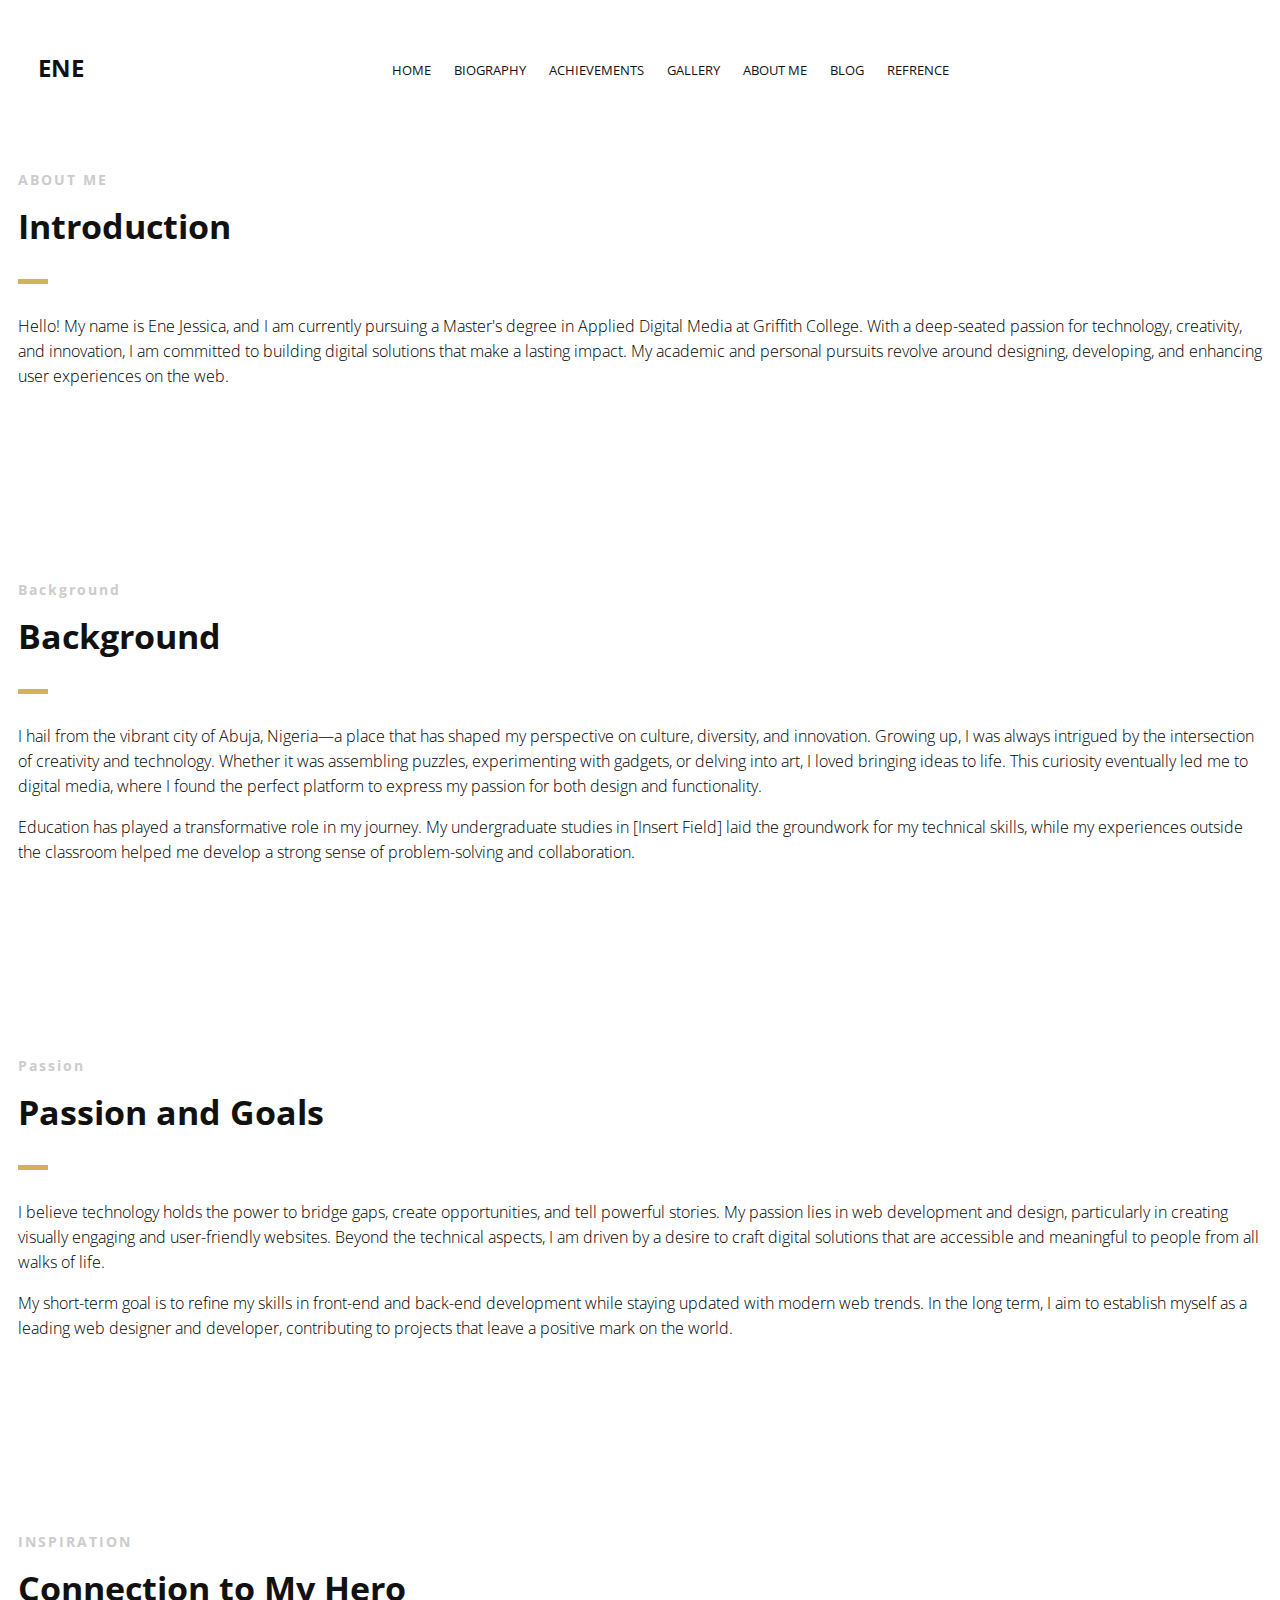
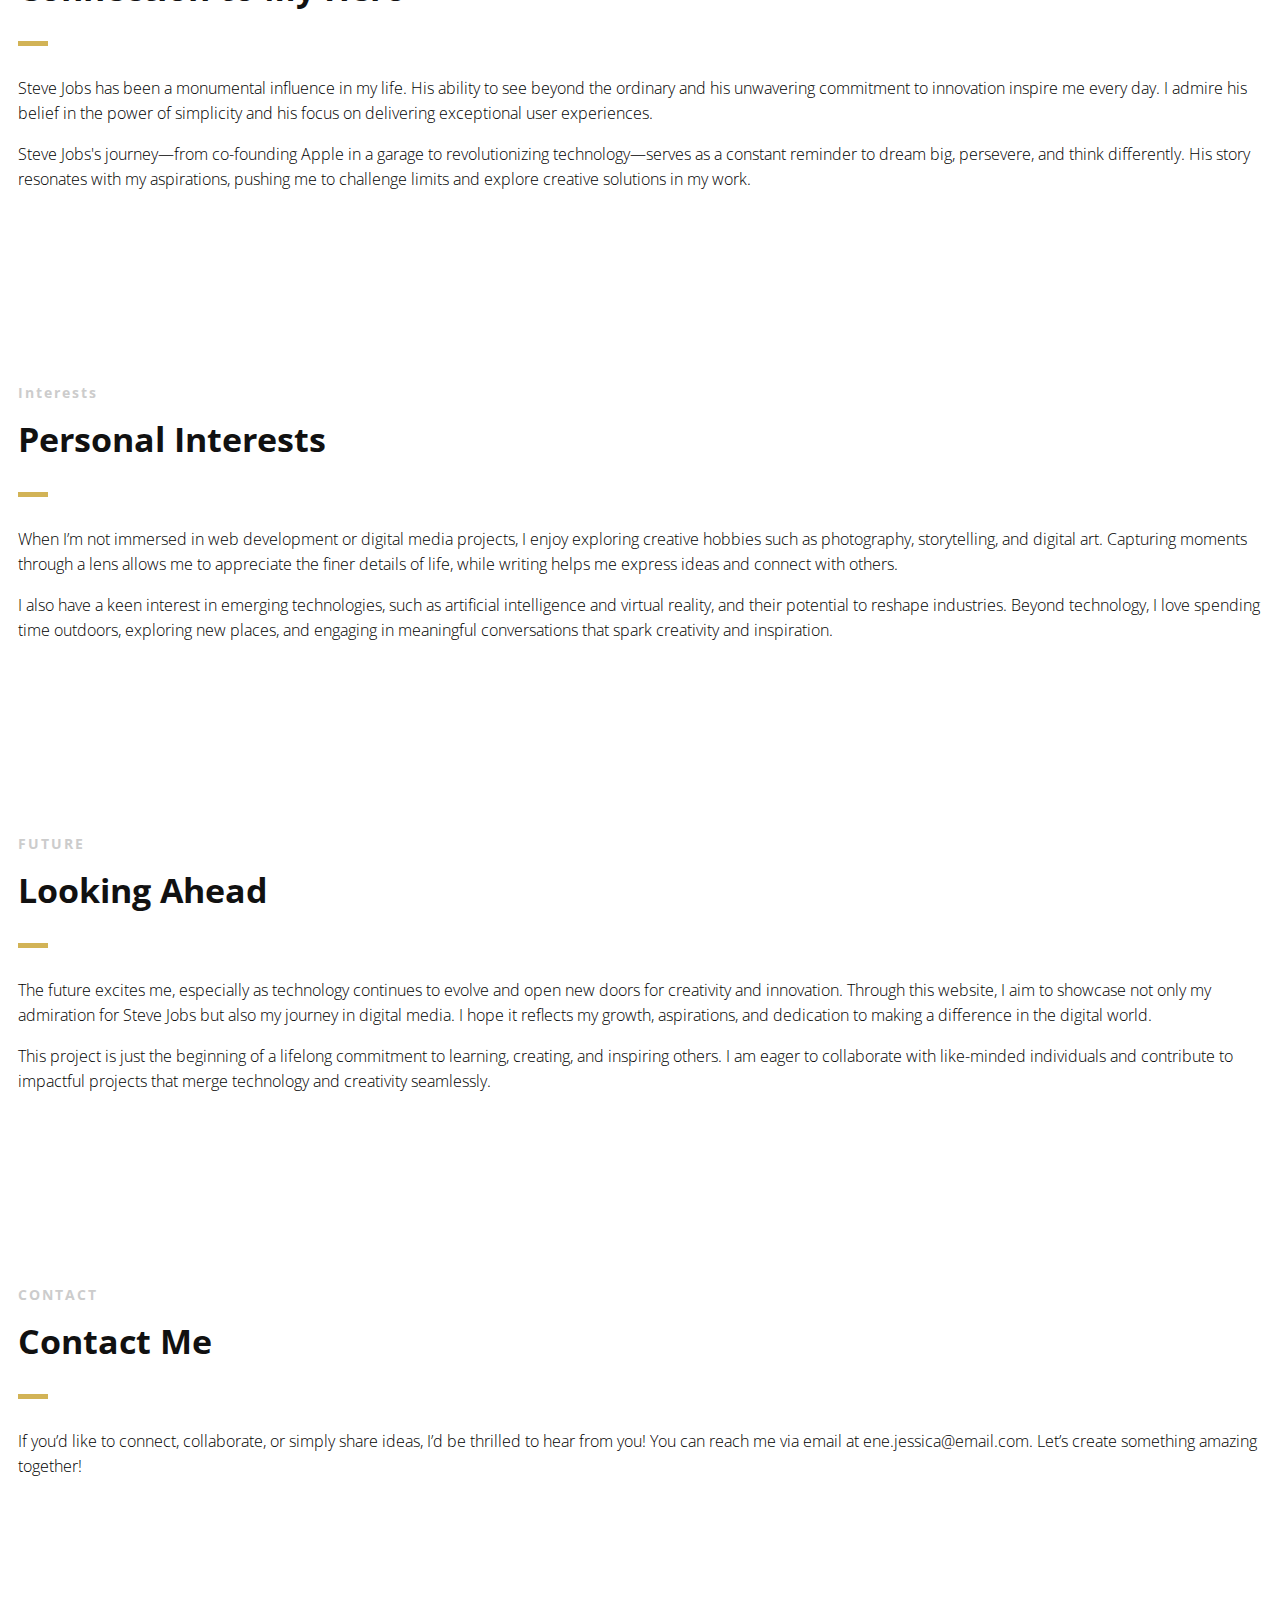
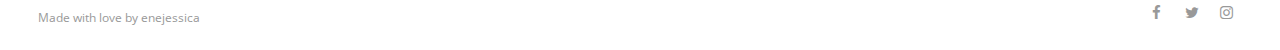
<file: me.html>
<!DOCTYPE html>
<html>
<head lang="en">
    <meta charset="UTF-8">

    <!--Page Title-->
    <title>Steve-jobs Bio</title>

    <!--Meta Keywords and Description-->
    <meta name="keywords" content="stevejobs steve jobs biography enejessica">
    <meta name="description" content="a website showcasing the life of stevejobs as my personal hero and, his achievements and history">
    <meta name="viewport" content="width=device-width, initial-scale=1.0, user-scalable=no"/>

    <!--Favicon-->
    <link rel="shortcut icon" href="images/favicon.ico" title="Favicon"/>

    <!-- Main CSS Files -->
    <link rel="stylesheet" href="css/style.css">

    <!--  Color CSS -->
    <link rel="stylesheet" href="css/color.css">

    <!--Icon Fonts - Font Awesome Icons-->
    <link rel="stylesheet" href="css/font-awesome.min.css">


    <!--Google Webfonts-->
    <link href='https://fonts.googleapis.com/css?family=Open+Sans:400,300,600,700,800' rel='stylesheet' type='text/css'>
</head>
<body>

<div id="wrapper">

    <header id="banner" class="scrollto " >
        <div id="header" class="nav-collapse">
            <div class="row ">
                <div class="col-1">

  <!--Logo-->
  <div id="logo">

    <h2 style="font-weight: 700;font-size:24px;" id="banner-logo">ENE</h2>
    <!--End of Banner Logo-->

</div>
<!--End of Logo-->

                    <!--Main Navigation-->
                    <nav id="nav-main">
                        <ul>
                            <li>
                                <a href="./index.html">Home</a>
                            </li>
                            <li>
                                <a href="./about.html">Biography</a>
                            </li>
                            <li>
                                <a href="./achievement.html">Achievements</a>
                            </li>
                            <li>
                                <a href="./gallery.html">Gallery</a>
                            </li>
                            <li>
                                <a href="./me.html">About me</a>
                            </li>
                            <li>
                                <a href="./blog.html">Blog</a>
                            </li>
                            <li>
                                <a href="./refrence.html">Refrence</a>
                            </li>
                        </ul>
                    </nav>
                    <!--End of Main Navigation-->

                    <div id="nav-trigger"><span></span></div>
                    <nav id="nav-mobile"></nav>

                </div>
            </div>
        </div><!--End of Header-->


    </header>

    <!--Main Content Area-->
    <main id="content">

        <!--SECTION-->
        <section id="secholder" class="scrollto ">
            <div class="row ">

                <div class="">

                    <div class="section-heading">
                        <h3>ABOUT ME</h3>
                        <h2 class="section-title">Introduction</h2>
                        <p class="section-subtitle">
                            Hello! My name is Ene Jessica, and I am currently pursuing a Master's degree in Applied Digital Media at Griffith College. With a deep-seated passion for technology, creativity, and innovation, I am committed to building digital solutions that make a lasting impact. My academic and personal pursuits revolve around designing, developing, and enhancing user experiences on the web.
                        
                        </p>
                    </div>

                </div>

            </div>
        </section>
        <!--End of SECTION-->

        <!--SECTION-->
        <section id="secholder" class="scrollto ">
            <div class="row ">

                <div class="">

                    <div class="section-heading">
                        <h3>Background</h3>
                        <h2 class="section-title">Background</h2>
                        <p class="section-subtitle">
                            I hail from the vibrant city of Abuja, Nigeria—a place that has shaped my perspective on culture, diversity, and innovation. Growing up, I was always intrigued by the intersection of creativity and technology. Whether it was assembling puzzles, experimenting with gadgets, or delving into art, I loved bringing ideas to life. This curiosity eventually led me to digital media, where I found the perfect platform to express my passion for both design and functionality.
                        </p>
                        <p class="section-subtitle">
                            Education has played a transformative role in my journey. My undergraduate studies in [Insert Field] laid the groundwork for my technical skills, while my experiences outside the classroom helped me develop a strong sense of problem-solving and collaboration.</p>
                    </div>

                </div>

            </div>
        </section>
        <!--End of SECTION-->

        <!--SECTION-->
        <section id="secholder" class="scrollto ">
            <div class="row ">

                <div class="">

                    <div class="section-heading">
                        <h3>Passion </h3>
                        <h2 class="section-title">Passion and Goals</h2>
                        <p class="section-subtitle">
                            I believe technology holds the power to bridge gaps, create opportunities, and tell powerful stories. My passion lies in web development and design, particularly in creating visually engaging and user-friendly websites. Beyond the technical aspects, I am driven by a desire to craft digital solutions that are accessible and meaningful to people from all walks of life.
                        </p>
                        <p class="section-subtitle">
                            My short-term goal is to refine my skills in front-end and back-end development while staying updated with modern web trends. In the long term, I aim to establish myself as a leading web designer and developer, contributing to projects that leave a positive mark on the world.
                        </p>
                    </div>

                </div>

            </div>
        </section>
        <!--End of SECTION-->

        <!--SECTION-->
        <section id="secholder" class="scrollto ">
            <div class="row ">

                <div class="">

                    <div class="section-heading">
                        <h3>INSPIRATION</h3>
                        <h2 class="section-title">Connection to My Hero</h2>
                        <p class="section-subtitle">
                            Steve Jobs has been a monumental influence in my life. His ability to see beyond the ordinary and his unwavering commitment to innovation inspire me every day. I admire his belief in the power of simplicity and his focus on delivering exceptional user experiences.
                        </p>
                        <p class="section-subtitle">
                            Steve Jobs's journey—from co-founding Apple in a garage to revolutionizing technology—serves as a constant reminder to dream big, persevere, and think differently. His story resonates with my aspirations, pushing me to challenge limits and explore creative solutions in my work.
                        </p>
                    </div>

                </div>

            </div>
        </section>
        <!--End of SECTION-->

        <!--SECTION-->
        <section id="secholder" class="scrollto ">
            <div class="row ">

                <div class="">

                    <div class="section-heading">
                        <h3>Interests</h3>
                        <h2 class="section-title">Personal Interests</h2>
                        <p class="section-subtitle">
                            When I’m not immersed in web development or digital media projects, I enjoy exploring creative hobbies such as photography, storytelling, and digital art. Capturing moments through a lens allows me to appreciate the finer details of life, while writing helps me express ideas and connect with others.
                        </p>
                        <p class="section-subtitle">
                            I also have a keen interest in emerging technologies, such as artificial intelligence and virtual reality, and their potential to reshape industries. Beyond technology, I love spending time outdoors, exploring new places, and engaging in meaningful conversations that spark creativity and inspiration.  
                        </p>
                    </div>

                </div>

            </div>
        </section>
        <!--End of SECTION-->
        <!--SECTION-->
        <section id="secholder" class="scrollto ">
            <div class="row ">

                <div class="">

                    <div class="section-heading">
                        <h3>FUTURE</h3>
                        <h2 class="section-title">Looking Ahead</h2>
                        <p class="section-subtitle">
                            The future excites me, especially as technology continues to evolve and open new doors for creativity and innovation. Through this website, I aim to showcase not only my admiration for Steve Jobs but also my journey in digital media. I hope it reflects my growth, aspirations, and dedication to making a difference in the digital world.
                        </p>
                        <p class="section-subtitle">
                            This project is just the beginning of a lifelong commitment to learning, creating, and inspiring others. I am eager to collaborate with like-minded individuals and contribute to impactful projects that merge technology and creativity seamlessly.    </p>
                    </div>

                </div>

            </div>
        </section>
        <!--End of SECTION-->
        <!--SECTION-->
        <section id="secholder" class="scrollto ">
            <div class="row ">

                <div class="">

                    <div class="section-heading">
                        <h3>CONTACT</h3>
                        <h2 class="section-title">Contact Me</h2>
                        <p class="section-subtitle">
                            If you’d like to connect, collaborate, or simply share ideas, I’d be thrilled to hear from you! You can reach me via email at ene.jessica@email.com. Let’s create something amazing together!


                        </p>
                    </div>

                </div>

            </div>
        </section>
        <!--End of SECTION-->

  

    </main>
    <!--End Main Content Area-->


    <!--Footer-->
    <footer id="landing-footer" class="">
        <div class="row ">

            <p id="copyright" class="col-2">Made with love by <a href="https://www.enejessica.com">enejessica</a></p>

            <!--Social Icons in Footer-->
            <ul class="col-2 social-icons">
                <li>
                    <a target="_blank" title="Facebook" href="https://www.facebook.com/enejessica">
                        <i class="fa fa-facebook fa-1x"></i><span>Facebook</span>
                    </a>
                </li>
               
                <li>
                    <a target="_blank" title="Twitter" href="http://www.twitter.com/enejessica">
                        <i class="fa fa-twitter fa-1x"></i><span>Twitter</span>
                    </a>
                </li>
                <li>
                    <a target="_blank" title="Instagram" href="http://www.instagram.com/enejessica">
                        <i class="fa fa-instagram fa-1x"></i><span>Instagram</span>
                    </a>
                </li>
              
            </ul>
            <!--End of Social Icons in Footer-->
        </div>
    </footer>
    <!--End of Footer-->

</div>
<!-- Include JavaScript resources -->

<script src="js/site.js"></script>

</body>
</html>
</file>
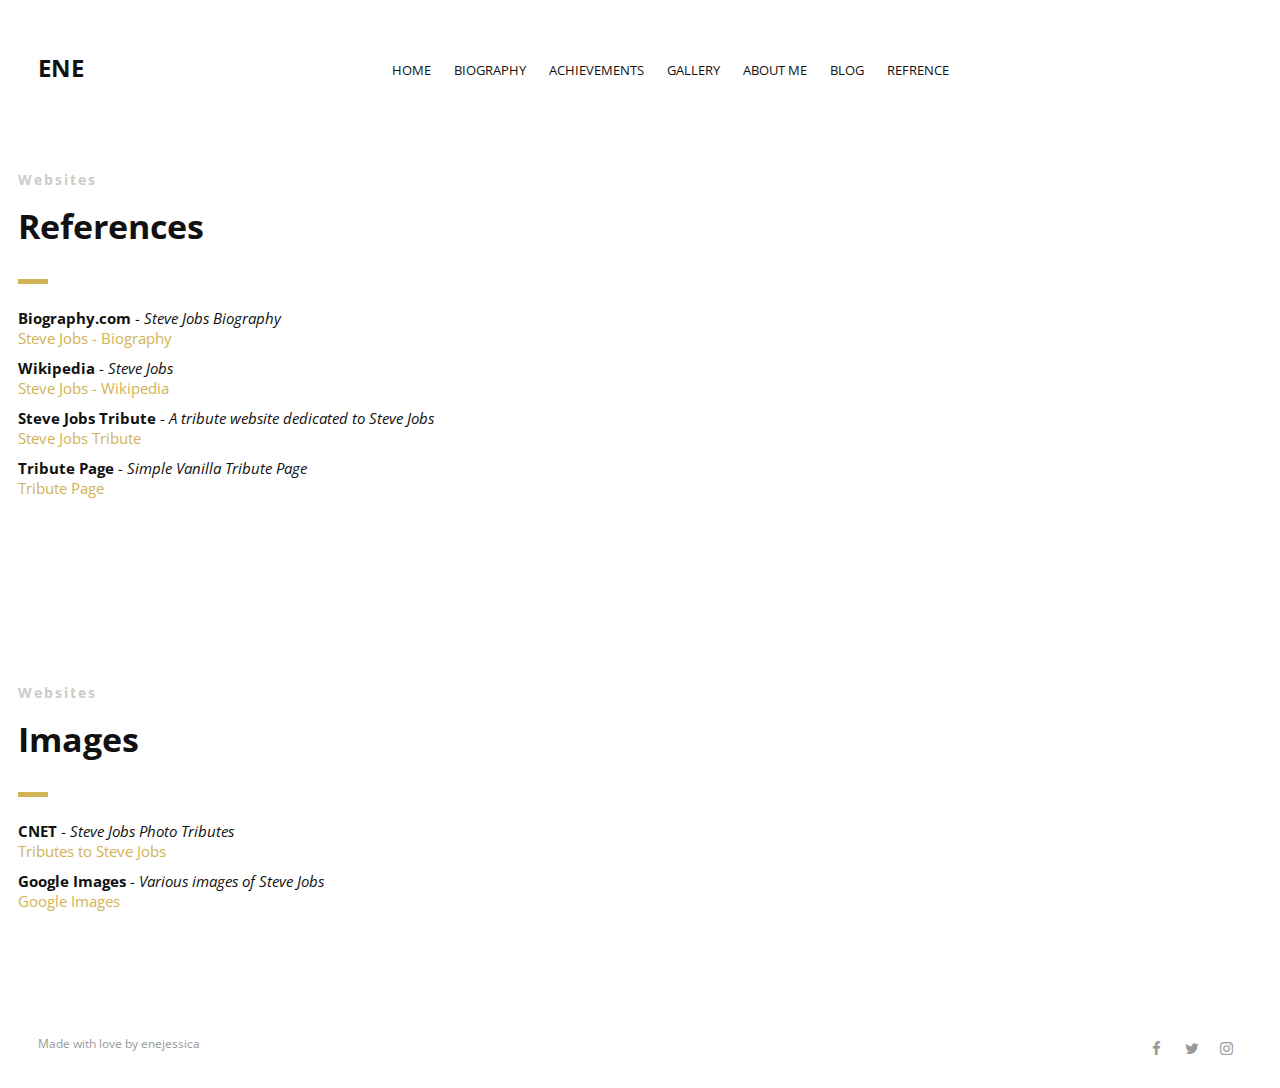
<file: refrence.html>
<!DOCTYPE html>
<html>
<head lang="en">
    <meta charset="UTF-8">

    <!--Page Title-->
    <title>Steve-jobs Bio</title>

    <!--Meta Keywords and Description-->
    <meta name="keywords" content="stevejobs steve jobs biography enejessica">
    <meta name="description" content="a website showcasing the life of stevejobs as my personal hero and, his achievements and history">
    <meta name="viewport" content="width=device-width, initial-scale=1.0, user-scalable=no"/>

    <!--Favicon-->
    <link rel="shortcut icon" href="images/favicon.ico" title="Favicon"/>

    <!-- Main CSS Files -->
    <link rel="stylesheet" href="css/style.css">

    <!--  Color CSS -->
    <link rel="stylesheet" href="css/color.css">

    <!--Icon Fonts - Font Awesome Icons-->
    <link rel="stylesheet" href="css/font-awesome.min.css">
<style>
     ul li {
            margin: 10px 0;
        }
</style>

    <!--Google Webfonts-->
    <link href='https://fonts.googleapis.com/css?family=Open+Sans:400,300,600,700,800' rel='stylesheet' type='text/css'>
</head>
<body>

<div id="wrapper">

    <header id="banner" class="scrollto " >
        <div id="header" class="nav-collapse">
            <div class="row ">
                <div class="col-1">

  <!--Logo-->
  <div id="logo">

    <h2 style="font-weight: 700;font-size:24px;" id="banner-logo">ENE</h2>
    <!--End of Banner Logo-->

</div>
<!--End of Logo-->

                    <!--Main Navigation-->
                    <nav id="nav-main">
                        <ul>
                            <li>
                                <a href="./index.html">Home</a>
                            </li>
                            <li>
                                <a href="./about.html">Biography</a>
                            </li>
                            <li>
                                <a href="./achievement.html">Achievements</a>
                            </li>
                            <li>
                                <a href="./gallery.html">Gallery</a>
                            </li>
                            <li>
                                <a href="./me.html">About me</a>
                            </li>
                            <li>
                                <a href="./blog.html">Blog</a>
                            </li>
                            <li>
                                <a href="./refrence.html">Refrence</a>
                            </li>
                        </ul>
                    </nav>
                    <!--End of Main Navigation-->

                    <div id="nav-trigger"><span></span></div>
                    <nav id="nav-mobile"></nav>

                </div>
            </div>
        </div><!--End of Header-->


    </header>

    <!--Main Content Area-->
    <main id="content">

        <!--SECTION-->
        <section id="secholder" class="scrollto ">
            <div class="row ">

                <div class="">

                    <div class="section-heading">
                        <h3>Websites</h3>
                        <h2 class="section-title">References</h2>
                        <ul>
                            <li>
                                <strong>Biography.com</strong> - <em>Steve Jobs Biography</em><br>
                                <a href="https://www.biography.com/business-leaders/steve-jobs">Steve Jobs - Biography</a>
                            </li>
                            <li>
                                <strong>Wikipedia</strong> - <em>Steve Jobs</em><br>
                                <a href="https://en.wikipedia.org/wiki/Steve_Jobs#Honors_and_awards">Steve Jobs - Wikipedia</a>
                            </li>
                            <li>
                                <strong>Steve Jobs Tribute</strong> - <em>A tribute website dedicated to Steve Jobs</em><br>
                                <a href="https://stevejobstribute.netlify.app/">Steve Jobs Tribute</a>
                            </li>
                            <li>
                                <strong>Tribute Page</strong> - <em>Simple Vanilla Tribute Page</em><br>
                                <a href="https://snigo.github.io/vanilla-muffins/tribute-page/index.html">Tribute Page</a>
                            </li>
                        </ul>
                    </div>

                </div>

            </div>
        </section>
        <!--End of SECTION-->
        <!--SECTION-->
        <section id="secholder" class="scrollto ">
            <div class="row ">

                <div class="">

                    <div class="section-heading">
                        <h3>Websites</h3>
                        <h2 class="section-title">Images</h2>
                        <ul>
                            <li>
                                <strong>CNET</strong> - <em>Steve Jobs Photo Tributes</em><br>
                                <a href="https://www.cnet.com/pictures/tributes-to-steve-jobs-online-and-off-images/">Tributes to Steve Jobs</a>
                            </li>
                            <li>
                                <strong>Google Images</strong> - <em>Various images of Steve Jobs</em><br>
                                <a href="https://www.google.com/">Google Images</a>
                            </li>
                        </ul>
                    </div>

                </div>

            </div>
        </section>
        <!--End of SECTION-->
  
          

    </main>
    <!--End Main Content Area-->


    <!--Footer-->
    <footer id="landing-footer" class="">
        <div class="row ">

            <p id="copyright" class="col-2">Made with love by <a href="https://www.enejessica.com">enejessica</a></p>

            <!--Social Icons in Footer-->
            <ul class="col-2 social-icons">
                <li>
                    <a target="_blank" title="Facebook" href="https://www.facebook.com/enejessica">
                        <i class="fa fa-facebook fa-1x"></i><span>Facebook</span>
                    </a>
                </li>
               
                <li>
                    <a target="_blank" title="Twitter" href="http://www.twitter.com/enejessica">
                        <i class="fa fa-twitter fa-1x"></i><span>Twitter</span>
                    </a>
                </li>
                <li>
                    <a target="_blank" title="Instagram" href="http://www.instagram.com/enejessica">
                        <i class="fa fa-instagram fa-1x"></i><span>Instagram</span>
                    </a>
                </li>
              
            </ul>
            <!--End of Social Icons in Footer-->
        </div>
    </footer>
    <!--End of Footer-->

</div>
<!-- Include JavaScript resources -->

<script src="js/site.js"></script>

</body>
</html>
</file>
<file: css/color.css>
/* Dynamic Style Index

1. Website Default Styling
2. Navigation
3. Primary and Secondary Colors
4. Banner
5. Typography
6. Buttons
7. Footer


/*------------------------------------------------------------------------------------------*/
/* 1. Website Default Styling */
/*------------------------------------------------------------------------------------------*/


body {
    background:#fff;
}


/* Default Link Color */

a, .la-ball-triangle-path {
    color:#d2b356;
}

a:hover, #header.nav-solid nav a:hover {
    color:#d2b356;
}

/* Default Icon Color */

.icon i {
    color:#d2b356;
}

/* Border Color */

#banner .section-heading:before, .qoute.classic footer:before {
    background: #d2b356;
}




/*------------------------------------------------------------------------------------------*/
/* 2. Navigation */
/*------------------------------------------------------------------------------------------*/


/* Transparent Navigation Color on a Banner */

#header nav a, #header i {
    color:#111;
}


/* Navigation Colors when the Navigation is sticky and solid */ 

#header.nav-solid, #header.nav-solid a, #header.nav-solid i, #nav-mobile ul li a {
    color:#333;
}


/* Navigation Active State */

#header.nav-solid .active {
    color: #d2b356;
    border-color: #d2b356;
}    



/*------------------------------------------------------------------------------------------*/
/* 3. Primary and Secondary Colors */
/*------------------------------------------------------------------------------------------*/


/* Primary Background and Text Colors */

.primary-color, .featured .pricing {
    background-color:#d2b356;
}

.primary-color, .primary-color .section-title, .primary-color .section-subtitle, .featured .pricing, .featured .pricing p {
    color:#fff;    
}

.section-heading h2:after {
    background:#d2b356;
    content:"";
    display:block;
    width:30px;
    height:5px;
    margin-top:30px;
}

.text-center .section-heading h2:after {
    margin:30px auto 25px auto;
}

/* Primary Icon Colors */

.primary-color .icon i, .primary-color i {
    color:#fff;
}


/* Secondary Background and Text Colors */

.secondary-color {
    background-color:#f5f5f5;
}


/*------------------------------------------------------------------------------------------*/
/* 4. Banner */
/*------------------------------------------------------------------------------------------*/


/* Banner Background and Text Colors */

#banner {
    background: url("../images/banner-images/jobs-banner.png") no-repeat center top;
    background-size:cover;
    /* background-attachment: fixed; */
    /* max-width: 1230px; */
}


/*------------------------------------------------------------------------------------------*/
/* 5. Typography */
/*------------------------------------------------------------------------------------------*/


body {
    font-family: 'Open Sans', sans-serif, Arial, Helvetica;
    font-size:15px;
    font-weight:normal;
    color:#111;
}




/* Banner Typography */

#banner h1 {
    font-family: 'Open Sans', sans-serif, Arial, Helvetica;
    font-size:62px;
    line-height:60px;
    font-weight:800;
    color:#111;
}

#banner h2 {
    font-family: 'Open Sans', sans-serif, Arial, Helvetica;
    font-size:18px;
    font-weight:300;
    color:#111;
}


/* Section Title and Subtitle */

.section-title {
    font-family: 'Open Sans', sans-serif, Arial, Helvetica;
    font-size: 34px; 
    font-weight:700;
    color:#111;
}

.section-subtitle {
    font-family: 'Open Sans', sans-serif, Arial, Helvetica;
    font-size: 16px;
    font-weight:300;
    color:black;
}

/* qoute */

.qoute q {
    font-family: 'Open Sans', sans-serif, Arial, Helvetica;
    font-size: 17px; 
    font-weight:300;
}




/* Standard Headings h1-h6 */

h1 {
    font-family: 'Open Sans', sans-serif, Arial, Helvetica;
    font-size: 40px; 
    font-weight:300;
    color:#111;
}

h2 {
    font-family: 'Open Sans', sans-serif, Arial, Helvetica;
    font-size: 34px; 
    font-weight:300;
    color:#111;
}

h3 {
    font-family: 'Open Sans', sans-serif, Arial, Helvetica;
    font-size: 30px; 
    font-weight:700;
    color:#111;
}

h4 {
    font-family: 'Open Sans', sans-serif, Arial, Helvetica;
    font-size: 18px; 
    font-weight:400;
    color:#111;
}

h5 {
    font-family: 'Open Sans', sans-serif, Arial, Helvetica;
    font-size: 16px; 
    font-weight:400;
    color:#111;
}

h6 {
    font-family: 'Open Sans', sans-serif, Arial, Helvetica;
    font-size: 14px; 
    font-weight:400;
    color:#111;
}


/*------------------------------------------------------------------------------------------*/
/* 6. Buttons */
/*------------------------------------------------------------------------------------------*/

/* ----------Default Buttons---------- */


/* Button Text */

.button, input[type="submit"]  {
    font-family: 'Open Sans', sans-serif, Arial, Helvetica;
    font-size:14px;
    font-weight:bold;
    color:#111;
}


/* Button Color */

.button, input[type="submit"] {
    border-color:#111;
}


/* Button Hover Color */

.button:hover,  input[type="submit"]:hover {
    border-color:#d2b356;
    color:#d2b356;
}


/* ----------Banner Buttons---------- */


/* Button Text */

#banner .button {
    font-family: 'Open Sans', sans-serif, Arial, Helvetica;
    font-size:16px;
    color:#111;
}


/* Button Color */

#banner .button {
    border-color:#111;
}


/* Button Hover Color */

#banner .button:hover {
    color:#d2b356;
    border-color:#d2b356;
}


/*------------------------------------------------------------------------------------------*/
/* 7. Footer */
/*------------------------------------------------------------------------------------------*/

#landing-footer, #landing-footer p, #landing-footer a {
    font-family: 'Open Sans', sans-serif, Arial, Helvetica;
    font-size:12px;
    font-weight:normal;
    color:#999;
}

/* Footer Icon Color */

#landing-footer i {
    color:#999;
}
</file>
<file: css/style.css>
/*------------------------------------------------------------------------------------------*/
/* 1. Defaults & Reset of specific styles across browsers */
/*------------------------------------------------------------------------------------------*/

*, *:before, *:after {
    -webkit-box-sizing: border-box;
    -moz-box-sizing: border-box;
    box-sizing: border-box;
}

body, div, dl, dt, dd, ul, ol, li, h1, h2, h3, h4, h5, h6, pre, form, blockquote, th, td {
    margin: 0;
    padding: 0;
    direction: ltr;
}

body {
    margin: 0;
    padding: 0;
    -webkit-font-smoothing: antialiased;
    overflow-x: hidden;
}

p {
    line-height: 25px;
}

.row img {
    height: auto;
    max-width: 100%;
}

a {
    text-decoration: none;
    line-height: inherit;
    -webkit-transition: opacity 0.3s ease-out;
    -moz-transition: opacity 0.3s ease-out;
    -o-transition: opacity 0.3s ease-out;
    transition: opacity 0.3s ease-out;
}

iframe {
    border: 0 !important;
}



figure {
    margin: 0;
}

/* Page Border */

.page-border {
    position: fixed;
    z-index: 999999;
    pointer-events: none;
}

.page-border .bottom-border, .page-border .left-border, .page-border .right-border, .page-border .top-border {
    background: #f3f3ef;
    position: fixed;
    z-index: 9999;
}

.page-border > .top-border, .page-border > .right-border, .page-border > .bottom-border, .page-border > .left-border {
    padding: 11px;
    background: #ccc;
}

.page-border .bottom-border, .page-border .top-border {
    width: 100%;
    padding: 10px;
    left: 0;
}

.page-border .left-border, .page-border .right-border {
    padding: 10px;
    height: 100%;
    top: 0;
}

.page-border .top-border {
    top: 0;
}

.page-border .right-border {
    right: 0;
}

.page-border .bottom-border {
    bottom: 0;
}

.page-border .left-border {
    left: 0;
}

#wrapper {
    margin:0 15px;
    padding: 15px 0;
    position: relative;
}


/* --------- 1.1 Input Elements ---------- */

input, textarea {
    border: 1px solid #e1e1e1;
    padding: 10px;
    -webkit-transition: all .3s linear;
    -moz-transition: all .3s linear;
    transition: all .3s linear;
    border-radius: 3px;
}

input {
    height: 40px;
    margin: 3px 0;
    outline: none;
    line-height: normal;
    font-size: 14px;
}

input[type="submit"] {
    cursor: pointer;
    border-style: solid;
    border-width: 2px;
    padding-top: 0;
    padding-bottom: 0;
}

select {
    border: 1px solid #e1e1e1;
    height: 40px;
    padding: 5px;
}

input:focus, textarea:focus {
    box-shadow: inset 0 1px 3px rgba(0, 0, 0, 0.1);
}

*:focus {
    outline: none;
}

/*------------------------------------------------------------------------------------------*/
/* 2. Layout Elements */
/*------------------------------------------------------------------------------------------*/

section {
    clear: both;
    overflow: hidden;
}

/* Rows and Columns */

.row {
    max-width: 1245px;
    margin: 0 auto;
    padding: 75px 0;
    position: relative;
}

.no-padding-bottom .row, .no-padding-bottom div, .no-padding-bottom.row {
    padding-bottom: 0;
}

.no-padding-top.row, .no-padding-top div {
    padding-top: 0;
}

.big-padding-top {
    padding-top: 75px !important;
}

.big-padding-bottom {
    padding-bottom: 85px !important;
}

/* Targets all elements */

[class*='col-'] {
    float: left;
    padding: 20px;
}

#secholder .col-2-3 [class*='col-'] {
    padding: 0;
}

/* Clearfix */

.clearfix:after {
    content: "";
    display: table;
    clear: both;
}

/* Main Widths */

.col-1 {
    width: 100%;
}

.col-2 {
    width: 50%;
}

.col-3 {
    width: 33.33%;
}


.col-2-3 {
    width: 66.66%;
}




.col-38 {
    width: 38.2%;
}

/* --------- 2.1 Header --------- */

#header {
    height: 71px !important;
    overflow: visible;
    z-index: 9999;
    width: 100%;
    position: absolute !important;
}

#header .row {
    padding: 0;
}

#header aside {
    text-align: right;
}

#header ul {
    text-align: center;
}

#header li {
    display: inline-block;
    list-style: none;
    margin: 0;
}

/* --------- 2.2 Logo ---------- */

#logo {
    float: left;
    height: 71px;
    line-height: 66px;
    margin-right: 15px;
}

#logo h1, #logo h2 {
    display: inline-block;
}

#banner #logo h1 {
    font-size: 28px;
    margin-right: 10px;
    font-weight: 900;
    padding: 0;
}

#logo h2 {
    font-size: 18px;
    padding: 0;
}

#logo img {
    max-height: 22px;
    vertical-align: middle;
    margin-right: 15px;
}

#navigation-logo {
    display: none;
}

.nav-solid #logo #banner-logo {
    display: none;
}

.nav-solid #logo #navigation-logo {
    display: inline-block;
}

/* --------- 2.3 Buttons ---------- */

.call-to-action {
    padding: 35px 0 35px 0;
}

/*Style*/

.button {
    font-size: 16px;
    margin: 35px 0;
    padding: 11px 16px;
    -webkit-transition: all .3s linear;
    -moz-transition: all .3s linear;
    transition: all .3s linear;
    display: inline-block;
    border-width: 3px;
    border-style: solid;
}
/* --------- 2.4 Navigation ---------- */

#header {
    font-size: 13px;
}

#header aside {
    float: right;
}

#header nav ul {
    text-transform: uppercase;

}

#header nav a {
    height: 71px;
    line-height: 71px;
    display: block;
    padding: 0 10px;
}

#header nav a:hover {
    opacity: 0.6;
}

/*Navigation Solid*/

#header.nav-solid [class*='col-'] {
    padding: 0 20px;
}

#header.nav-solid {
    background: #fff;
    box-shadow: 2px 0px 3px rgba(0, 0, 0, 0.2);
    position: fixed !important;
    left:0;
}

#header.nav-solid nav a {
    border-bottom: 3px solid;
    border-color: #fff;
    -webkit-transition: all 0.3s ease-out;
    -moz-transition: all 0.3s ease-out;
    -o-transition: all 0.3s ease-out;
    transition: all 0.3s ease-out;
}

#header.nav-solid nav a:hover {
    opacity: 1;
}

/* Social Elements when Solid*/

#header.nav-solid .social-icons a {
    -webkit-transition: all 0.3s ease-out;
    -moz-transition: all 0.3s ease-out;
    -o-transition: all 0.3s ease-out;
    transition: all 0.3s ease-out;
    opacity: 0.5;
}

#header.nav-solid .social-icons a:hover {
    opacity: 1;
    color: #e4473c;
}

/* Responsive Nav Styling */

#nav-trigger {
    display: none;
    text-align: right;
}

#nav-trigger span {
    display: inline-block;
    width: 38px;
    height: 71px;
    color: #111;
    cursor: pointer;
    text-transform: uppercase;
    font-size: 22px;
    text-align: center;
    border-top-right-radius: 5px;
    border-top-left-radius: 5px;
    -webkit-transition: all 0.3s ease-out;
    -moz-transition: all 0.3s ease-out;
    -o-transition: all 0.3s ease-out;
    transition: all 0.3s ease-out;
}

#nav-trigger span:after {
    font-family: "fontAwesome";
    display: inline-block;
    width: 38px;
    height: 71px;
    line-height: 75px;
    text-align: center;
    content: "\f0c9";
    border-top-right-radius: 5px;
    border-top-left-radius: 5px;
}

#nav-trigger span.open:after {
    content: "\f00d";
}

#nav-trigger span:hover, .nav-solid #nav-trigger span.open:hover, .nav-solid #nav-trigger span:hover {
    opacity: 0.6;
}

#nav-trigger span.open, #nav-trigger span.open:hover {
    color: #111;
}

.nav-solid #nav-trigger span.open:hover {
    color: #999;
}

.nav-solid #nav-trigger span {
    color: #999;
    opacity: 1;
}

nav#nav-mobile {
    position: relative;
    display: none;
}

nav#nav-mobile ul {
    display: none;
    list-style-type: none;
    position: absolute;
    left: 0;
    right: 0;
    margin-left: -20px;
    margin-right: -20px;
    padding-top: 10px;
    padding-bottom: 10px;
    text-align: center;
    background-color: #fff;
    box-shadow: 0 5px 3px rgba(0, 0, 0, 0.2);
}

nav#nav-mobile ul:after {
    display: none;
}

nav#nav-mobile li {
    margin: 0 20px;
    float: none;
    text-align: left;
    border-bottom: 1px solid #e1e1e1;
}

nav#nav-mobile li:last-child {
    border-bottom: none;
}

.nav-solid nav#nav-mobile li {
    border-top: 1px solid #e1e1e1;
    border-bottom: none;
}

nav#nav-mobile a {
    display: block;
    padding: 12px 0;
    color: #333;
    width: 100%;
    height: auto;
    line-height: normal;
    display: block;
    border-bottom: none !important;
    -webkit-transition: all 0.3s ease-out;
    -moz-transition: all 0.3s ease-out;
    -o-transition: all 0.3s ease-out;
    transition: all 0.3s ease-out;
}

nav#nav-mobile a:hover {
    background: #fafafa;
    opacity: 1;
}

/* --------- 2.5 Social Elements ---------- */

#header .col-4 {
    text-align: right;
}

.social-icons {
    display: inline-block;
    list-style: none;
}

.social-icons a {
    display: inline-block;
    width: 32px;
    text-align: center;
}

.social-icons a:hover {
    opacity: 0.7;
}

.social-icons span {
    display: none;
}

#header .social-icons {
    margin-top: 27px;
}

/* --------- 2.6 Images ---------- */

/*Alignment*/

img {
    vertical-align: top;
}

.image-center {
    display: block;
    margin: 0 auto;
}

a img {
    border: none;
    -webkit-transition: all 0.3s ease-out;
    -moz-transition: all 0.3s ease-out;
    -o-transition: all 0.3s ease-out;
    transition: all 0.3s ease-out;
}

a img:hover {
    opacity: 0.7;
}

/*------------------------------------------------------------------------------------------*/
/* 3. Fonts */
/*------------------------------------------------------------------------------------------*/

h1 {
    padding: 20px 0;
}

h2 {
    padding: 14px 0;
}

h3 {
    padding: 10px 0;
}

h4 {
    padding: 7px 0;
}

h5 {
    padding: 7px 0;
}

h6 {
    padding: 7px 0;
}

/* Text Alignment */

.text-left {
    text-align: left;
}

.text-center {
    text-align: center;
}

.text-right {
    text-align: right;
}

/* Section Headings */

.section-heading {
    padding: 0 0 15px 0;
}

.section-subtitle {
    font-size: 18px;
    padding-top: 0;
    
}

.section-heading h3 {
    font-size: 14px;
    font-weight: bold;
    color: #ccc;
    letter-spacing: 2px;
    padding-bottom: 0;
}

/*------------------------------------------------------------------------------------------*/
/* 4. Banner */
/*------------------------------------------------------------------------------------------*/

#banner {
    background-size: cover;
}

#banner-content {
    padding-top: 170px;
    padding-bottom: 100px;
    min-height: 90vh;
}

#banner h1 {
    padding-top: 5%;
}

#banner .section-heading:before {
    content: "";
    display: block;
    width: 30px;
    height: 5px;
    margin-top: 30px;
}



/*------------------------------------------------------------------------------------------*/
/* 5. Content Elements */
/*------------------------------------------------------------------------------------------*/

/* --------- 5.1 Icons ---------- */

/*Font Icon sizes*/

.fa-1x {
    font-size: 15px !important;
}

/*Icon Block*/

.icon-block {
    position: relative;
}

.icon-block h4 {
    font-weight: bold;
    padding-top: 0;
}

.icon-block .icon {
    position: absolute;
}

.icon-block p {
    margin-top: 0;
}

/* Icon Left*/

.icon-left .icon {
    left: 15;
}

.icon-left .icon-block-description {
    padding-left: 53px;
}

/* Icon Right */

.icon-right .icon {
    right: 15;
}

.icon-right .icon-block-description {
    padding-right: 53px;
}

/* Icon Above */

.icon-top {
    display: block;
}

.icon-top .icon {
    position: relative;
    display: block;
}

.icon-top .icon-block-description {
    padding-top: 25px;
}


/*------------------------------------------------------------------------------------------*/
/* 6. Landing Page Sections */
/*------------------------------------------------------------------------------------------*/

/* --------- 6.1 Introduction ---------- */

.introduction img.featured {
    padding: 55px 0 0 0;
}

/* --------- 6.3 QOUTE ---------- */

.qoute {
    padding: 15px;
}

blockquote {
    position: relative;
}


.qoute footer {
    padding-top: 12px;
}

/* Style Big */

.qoute.bigtest {
    padding-top: 0;
}

.qoute.bigtest q {
    font-size: 22px;
}

/* --------- 6.4 Gallery ---------- */

#gallery img {
    max-height: 300px;
    height:100%;
    width:300px
}
#gallery{
    padding-top: 100px;
}
#gallery [class*='col-'] {
    padding: 0;
}

#gallery a {
    display: inline-block;
    position: relative;
    overflow: hidden;
    margin-bottom: 10px;
}

#gallery a:hover img {
    opacity: 0.15;
}

#gallery a:before {
    font-size: 2.2em;
    font-style: normal;
    font-weight: normal;
    text-align: center;
    content:  attr(data-text);
    width: 70px;
    height: 70px;
    border-radius: 100em;
    display: block;
    position: absolute;
    top: 55%;
    left: 50%;
    line-height: 72px;
    margin: -35px 0 0 -35px;
    opacity: 0;
    -webkit-transition: all .2s linear;
    -moz-transition: all .2s linear;
    transition: all .2s linear;
}

#gallery a:hover:before {
    opacity: 1;
    top: 50%;
    left: 50%;
}

/**
 * Featherlight – ultra slim jQuery lightbox
 * Version 1.3.3 - http://noelboss.github.io/featherlight/
 *
 * Copyright 2015, Noël Raoul Bossart (http://www.noelboss.com)
 * MIT Licensed.
**/
@media all {
    .featherlight {
        display: none;

        /* dimensions: spanning the background from edge to edge */
        position: fixed;
        top: 0;
        right: 0;
        bottom: 0;
        left: 0;
        z-index: 2147483647; /* z-index needs to be >= elements on the site. */

        /* position: centering content */
        text-align: center;

        /* insures that the ::before pseudo element doesn't force wrap with fixed width content; */
        white-space: nowrap;

        /* styling */
        cursor: pointer;
        background: #333;
        /* IE8 "hack" for nested featherlights */
        background: rgba(0, 0, 0, 0);
    }

    /* support for nested featherlights. Does not work in IE8 (use JS to fix) */
    .featherlight:last-of-type {
        background: rgba(0, 0, 0, 0.8);
    }

    .featherlight:before {
        /* position: trick to center content vertically */
        content: '';
        display: inline-block;
        height: 100%;
        vertical-align: middle;
        margin-right: -0.25em;
    }

    .featherlight .featherlight-content {

        /* position: centering vertical and horizontal */
        text-align: left;
        vertical-align: middle;
        display: inline-block;

        /* dimensions: cut off images */
        overflow: auto;
        padding: 25px 0;
        border-bottom: 25px solid transparent;

        /* dimensions: handling small or empty content */
        min-width: 30%;

        /* dimensions: handling large content */
        margin-left: 5%;
        margin-right: 5%;
        max-height: 95%;

        /* styling */
        cursor: auto;

        /* reset white-space wrapping */
        white-space: normal;
    }

    /* contains the content */
    .featherlight .featherlight-inner {
        /* make sure its visible */
        display: block;
    }

    .featherlight .featherlight-close-icon {
        /* position: centering vertical and horizontal */
        position: absolute;
        z-index: 9999;
        top: 25px;
        right: 25px;

        /* dimensions: 25px x 25px */
        line-height: 25px;
        width: 25px;

        /* styling */
        cursor: pointer;
        text-align: center;
        color: #fff;
        font-family: "fontawesome";
        font-size: 22px;
        opacity: 0.5;
        -webkit-transition: all 0.3s ease-out;
        -moz-transition: all 0.3s ease-out;
        -o-transition: all 0.3s ease-out;
        transition: all 0.3s ease-out;
    }

    .featherlight .featherlight-close-icon:hover {
        opacity: 1;
    }

    .featherlight .featherlight-image {
        /* styling */
        max-height: 100%;
        max-width:100%;
    }

    .featherlight-iframe .featherlight-content {
        /* removed the border for image croping since iframe is edge to edge */
        border-bottom: 0;
        padding: 0;
    }

    .featherlight iframe {
        /* styling */
        border: none;
    }
}

/* handling phones and small screens */
@media only screen and (max-width: 1024px) {
    .featherlight .featherlight-content {
        /* dimensions: maximize lightbox with for small screens */
        margin-left: 10px;
        margin-right: 10px;
        max-height: 98%;

        padding: 10px 10px 0;
        border-bottom: 10px solid transparent;
    }

}

/* Gallery Styling */
@media all {
    .featherlight-next,
    .featherlight-previous {
        font-family: "fontawesome";
        font-size: 22px;
        display: block;
        position: absolute;
        top: 25px;
        right: 0;
        bottom: 0;
        left: 80%;
        cursor: pointer;
        /* preventing text selection */
        -webkit-touch-callout: none;
        -webkit-user-select: none;
        -khtml-user-select: none;
        -moz-user-select: none;
        -ms-user-select: none;
        user-select: none;
        /* IE9 hack, otherwise navigation doesn't appear */
        background: rgba(0, 0, 0, 0);
        -webkit-transition: all 0.3s ease-out;
        -moz-transition: all 0.3s ease-out;
        -o-transition: all 0.3s ease-out;
        transition: all 0.3s ease-out;
    }

    .featherlight-previous {
        left: 0;
        right: 80%;
    }

    .featherlight-next span,
    .featherlight-previous span {
        display: inline-block;
        opacity: 0.3;
        position: absolute;
        top: 50%;
        width: 100%;
        font-size: 80px;
        line-height: 80px;

        /* center vertically */
        margin-top: -40px;
        color: #fff;
        font-style: normal;
        font-weight: normal;
        -webkit-transition: all 0.3s ease-out;
        -moz-transition: all 0.3s ease-out;
        -o-transition: all 0.3s ease-out;
        transition: all 0.3s ease-out;
    }

    .featherlight-next span {
        text-align: right;
        left: auto;
        right: 7%;
    }

    .featherlight-previous span {
        text-align: left;
        left: 7%;
    }

    .featherlight-next:hover span,
    .featherlight-previous:hover span {
        display: inline-block;
        opacity: 1;
    }

    /* Hide navigation while loading */
    .featherlight-loading .featherlight-previous, .featherlight-loading .featherlight-next {
        display: none;
    }
}

/* Always display arrows on touch devices */
@media only screen and (max-device-width: 1024px) {
    .featherlight-next:hover,
    .featherlight-previous:hover {
        background: none;
    }

    .featherlight-next span,
    .featherlight-previous span {
        display: block;
    }
}

/* handling phones and small screens */
@media only screen and (max-width: 1024px) {
    .featherlight-next,
    .featherlight-previous {
        top: 10px;
        right: 10px;
        left: 85%;
    }

    .featherlight-previous {
        left: 10px;
        right: 85%;
    }

    .featherlight-next span,
    .featherlight-previous span {
        margin-top: -30px;
        font-size: 40px;
    }
}



/*------------------------------------------------------------------------------------------*/
/* 7. Footer */
/*------------------------------------------------------------------------------------------*/

#landing-footer {
    clear: both;
}

#landing-footer .row {
    padding: 0;
}

#landing-footer p {
    margin: 0;
}

#landing-footer ul {
    list-style: none;
    text-align: right;
}

#landing-footer li {
    display: inline-block;
}

/*------------------------------------------------------------------------------------------*/
/* Responsive Elements */
/*------------------------------------------------------------------------------------------*/

/* =Media Queries for Nav
===============================*/
@media all and (max-width: 1024px) {
    #nav-trigger {
        display: block;
    }

    nav#nav-main {
        display: none;
    }

    nav#nav-mobile {
        display: block;
    }

    nav#nav-mobile li {
        display: block;
    }

    #header aside {
        display: none;
    }
}
#content{
    padding-top: 70px;
}
/* Landscape mobile & down
===============================*/
@media (max-width: 480px) {

    #wrapper {
        margin:0;
        padding:0;
    }


    .row {
        padding: 15px !important;
    }

    .col-1, .col-2, .col-3, .col-2-3, .col-38, .row {
        width: 100%;
    }

    .col-1, .col-2, .col-3, .col-2-3, .col-38 {
        padding-right: 0;
        padding-left: 0;
    }

    /*-----------------Header Elements-----------------*/
    #header .row {
        padding: 0 15px !important;
    }

    #header.nav-solid [class*="col-"] {
        padding: 0;
    }

    /*Logo*/
    #logo h2 {
        padding: 0;
    }

    /* Social */
    #header aside {
        clear: both;
        padding: 0;
    }

    #header ul.social-icons {
        margin-top: 0;
    }

    #banner-content {
        padding-top: 85px !important;
    }

    /*-----------------Sections-----------------*/

    /* Call to Action*/
    .call-to-action {
        padding-bottom: 25px;
    }

 

    /* Footer */
    #landing-footer #copyright {
        float: left;
        width: 50%;
    }

    #landing-footer .social-icons {
        float: right;
        width: 50%;
    }

    /*-----------------Typography-----------------*/
    h1 {
        font-size: 38px;
    }

    #banner h1 {
        font-size: 48px;
    }


}

/* Mobile to Tablet Portrait
===============================*/
@media (min-width: 480px) and (max-width: 767px) {
    #content{
        padding-top: 70px;
    }
    #wrapper {
        margin:0;
        padding:0;
    }



    .row {
        padding: 15px 0 !important;
    }

    .col-1, .col-2, .col-2-3,.col-38, .row {
        width: 100%;
    }

    .col-3, .col-4 {
        width: 100%;
    }

    /*-----------------Header Elements-----------------*/
    #header .row {
        padding: 0 !important;
    }

    #header aside {
        display: inline-block;
        position: absolute;
        top: 40px;
        right: 60px;
        padding-top:3px;
        padding-right: 5px;
    }

    #header.nav-solid aside {
        top: 20px;
    }

    #header aside ul {
        margin-top: 0 !important;
        padding-top: 6px;
    }

    #banner-content {
        padding-top: 85px !important;
    }

    /*Navigation*/
    nav#nav-mobile ul {
        margin-left: -40px;
        margin-right: -40px;
        padding-left: 20px;
        padding-right: 20px;
    }

    /*-----------------Sections-----------------*/

 
    /* Footer */
    #landing-footer #copyright {
        float: left;
        width: 50%;
    }

    #landing-footer .social-icons {
        float: right;
        width: 50%;
    }

}

/* Landscape Tablet to Desktop
===============================*/
@media (min-width: 768px) and (max-width: 1024px) {

    #wrapper {
        margin:0;
        padding:0;
    }

    .page-border {
        display:none;
    }

    .big-padding-top {
        padding-top: 45px !important;
    }

    /*-----------------Header Elements-----------------*/
    #header aside {
        display: inline-block;
        position: absolute;
        top: 40px;
        right: 60px;
        padding-top:3px;
        padding-right: 5px;
    }

    #header.nav-solid aside {
        top: 20px;
    }

    #header aside ul {
        margin-top: 0 !important;
        padding-top: 6px;
    }

    /*Navigation*/
    nav#nav-mobile ul {
        margin-left: -40px;
        margin-right: -40px;
        padding-left: 20px;
        padding-right: 20px;
    }



}
/* Large Screen
===============================*/
@media (min-width: 1800px) {
    #banner {
        background: url("../images/banner-images/jobs-banner.png") no-repeat center top;
        background-size:contain !important; 
background-position: bottom right !important;
    background-attachment: fixed;
    /* max-width: 1230px; */
    }
   #banner-content .section-heading h1{
    font-size: 7rem;
padding-bottom: 2%;
   }
   #banner-content .section-heading h2{
    font-size: 3rem;
    text-shadow:2px 2px 2px #ccc;
   }
   #banner-content {
    display: flex;
    flex-direction: column;
    justify-content: center;
   }
   #banner.clearfix  .button{
    font-size: 3rem;
    width: fit-content;
   }

   .col-38{
    width: 100%;
    height: 100%;

   }
   

}
</file>
